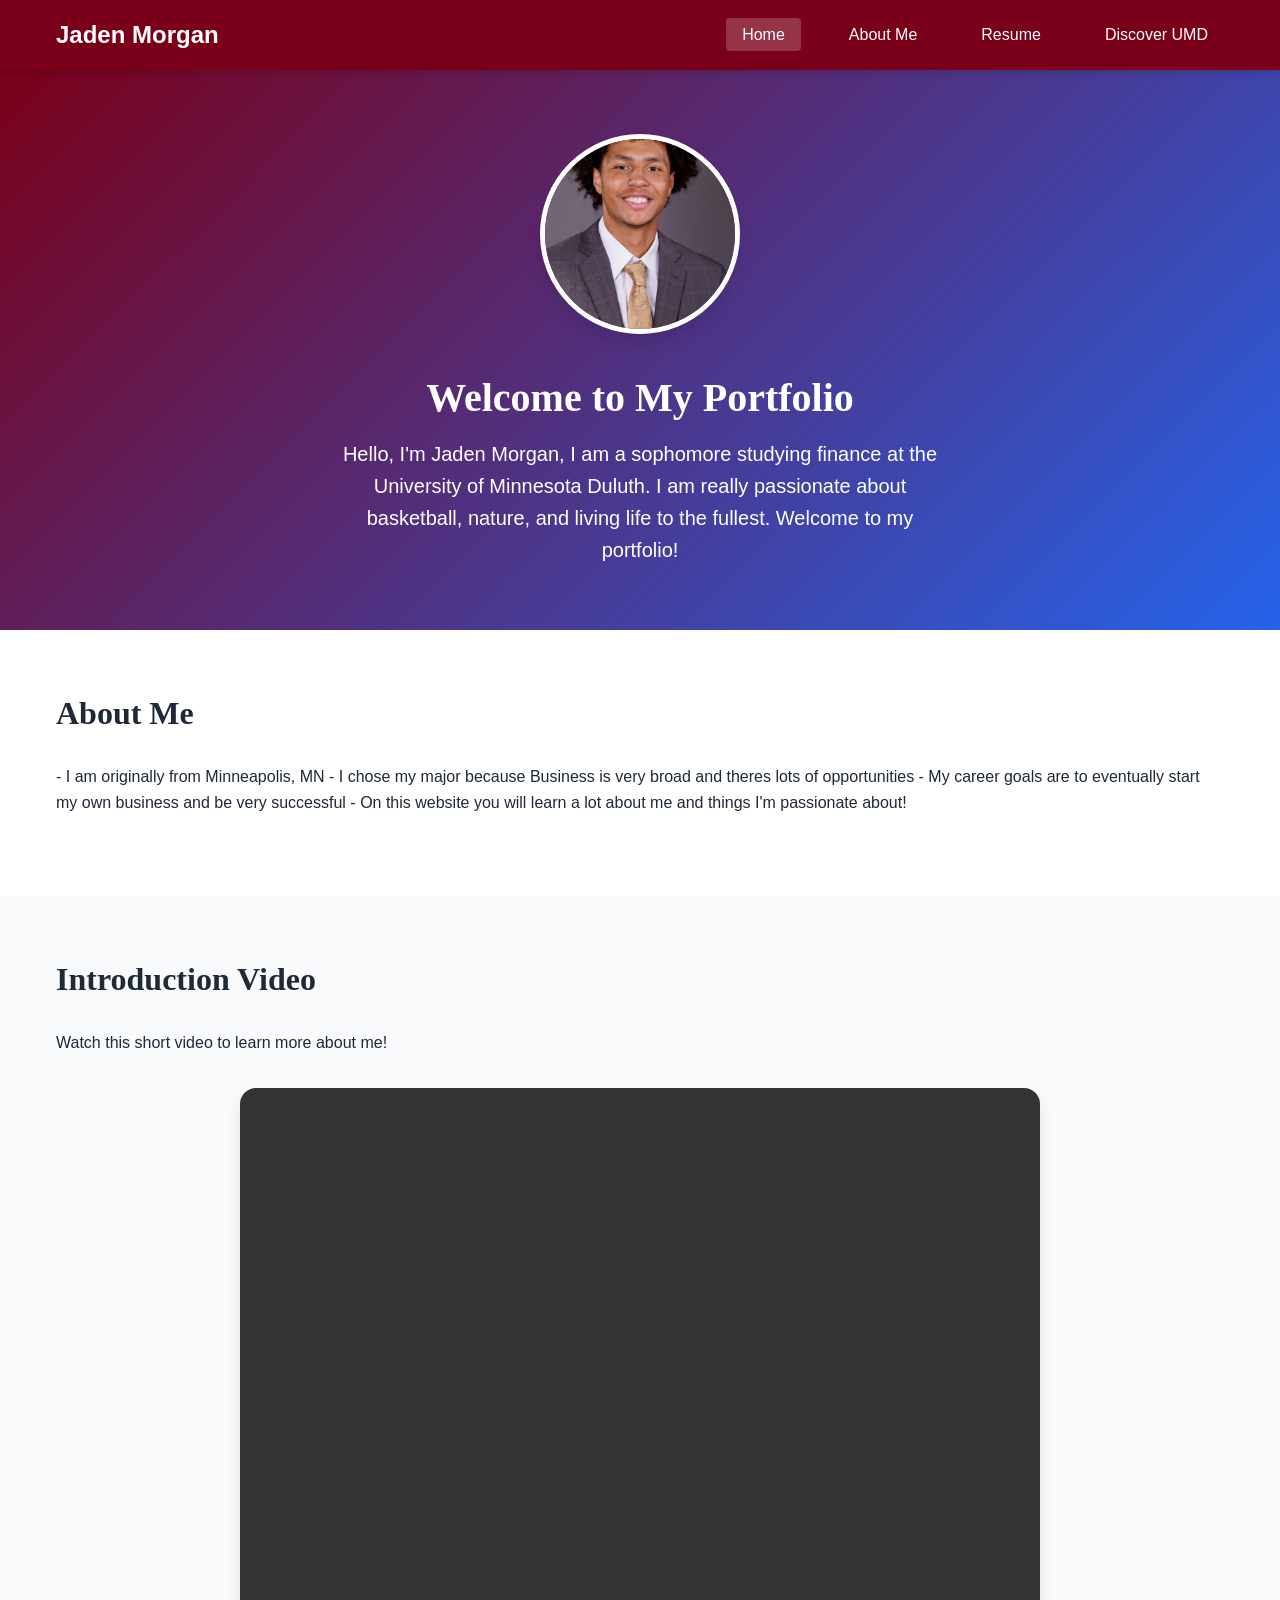
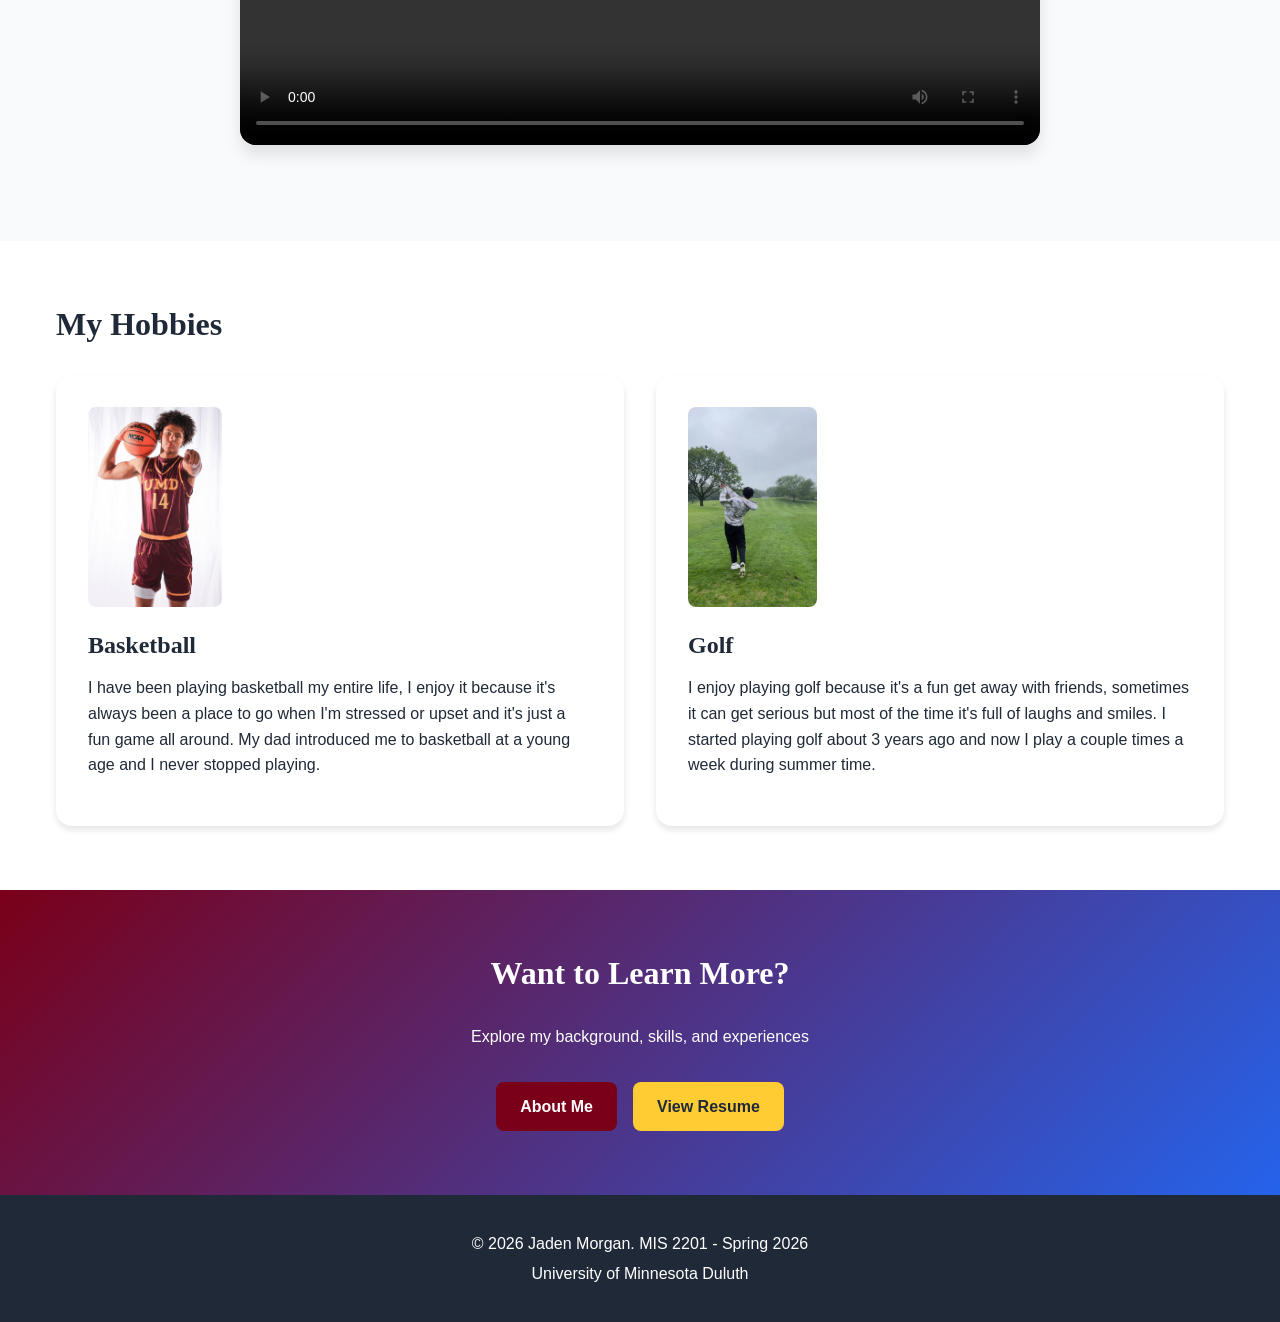
<file: index.html>
<!DOCTYPE html>
<!-- ==================================================================================
     MIS 2201 PHASE 1: PERSONAL WEBSITE - HOME PAGE
     ==================================================================================
     
     FILE: index.html (HOME PAGE)
     DUE: March 20, 2026, 11:00 AM
     POINTS: 6 pts (out of 22 pts for Required Pages Content)
     
     REQUIREMENTS FOR THIS PAGE:
     ✓ Professional headshot/picture of yourself
     ✓ Two hobby summaries with pictures  
     ✓ Short welcome video (introduce yourself)
     ✓ Professional introduction paragraph
     
     INSTRUCTIONS:
     1. Read ALL comments in this file - they explain everything!
     2. Replace ALL placeholder text marked with [BRACKETS]
     3. Replace ALL placeholder images in the images/ folder with YOUR images
     4. Replace placeholder video with YOUR welcome video
     5. Test in browser before submitting
     
     ================================================================================== -->

<html lang="en">
<!-- ==================================================================================
     HEAD SECTION
     ================================================================================== 
     The HEAD contains metadata about your page - info for browsers, not visible to users.
     ================================================================================== -->

<head>
    <!-- =============================================================================
         CHARACTER ENCODING & VIEWPORT
         Required for proper text display and mobile responsiveness
         ============================================================================= -->
    <meta charset="UTF-8">
    <meta name="viewport" content="width=device-width, initial-scale=1.0">

    <!-- =============================================================================
         SEO (Search Engine Optimization) META TAGS
         These help search engines understand your page
         ============================================================================= -->
    <meta name="description" content="[YOUR NAME]'s professional portfolio website - MIS 2201 student at UMD">
    <meta name="keywords" content="portfolio, web development, UMD, [your major], [your interests]">
    <meta name="author" content="[YOUR FULL NAME]">

    <!-- =============================================================================
         PAGE TITLE
         This appears in browser tabs and search results
         
         ACTION REQUIRED: Replace [YOUR NAME] with your actual name
         ============================================================================= -->
    <title>Jaden Morgan - Home | Personal Portfolio</title>

    <!-- =============================================================================
         LINK TO CSS STYLESHEET
         External CSS keeps styling separate from HTML (best practice)
         ============================================================================= -->
    <link rel="stylesheet" href="css/style.css">
</head>

<!-- ==================================================================================
     BODY SECTION
     ================================================================================== 
     Everything visible on your webpage goes in the BODY
     ================================================================================== -->

<body>

    <!-- =============================================================================
         NAVIGATION BAR (6 pts worth of usability)
         =============================================================================
         The nav appears on EVERY page - must link to all 4 pages:
         - index.html (Home - this page)
         - about.html (About Me)
         - resume.html (Resume)
         - discover-umd.html (Discover UMD)
         
         The navigation has:
         - Desktop view: Horizontal menu
         - Mobile view: Hamburger menu (JavaScript in script.js handles this)
         ============================================================================= -->
    <nav class="navbar">
        <div class="container">
            <!-- Logo/Your Name (links to home) -->
            <div class="logo">
                <a href="index.html">
                    <!-- ACTION REQUIRED: Replace [YOUR NAME] with your actual name -->
                    Jaden Morgan
                </a>
            </div>

            <!-- Navigation Links -->
            <ul class="nav-menu">
                <li><a href="index.html" class="active">Home</a></li>
                <li><a href="about.html">About Me</a></li>
                <li><a href="resume.html">Resume</a></li>
                <li><a href="discover-umd.html">Discover UMD</a></li>
                <!-- OPTIONAL: If you do the extra credit game page, add link here -->
                <!-- <li><a href="game.html">Game</a></li> -->
            </ul>

            <!-- Hamburger Menu Icon (for mobile - handled by JavaScript) -->
            <div class="hamburger">
                <span></span>
                <span></span>
                <span></span>
            </div>
        </div>
    </nav>

    <!-- =============================================================================
         HERO SECTION WITH HEADSHOT
         =============================================================================
         REQUIRED (Part of 6 pts for Home Page):
         - Professional headshot/picture of yourself
         - Welcoming headline
         - Brief introduction
         
         FILE FORMAT NOTES:
         - Best formats: .jpg (photos), .png (if you want transparency)
         - Recommended size: 400x400px to 800x800px
         - Keep file size under 1MB (compress if needed)
         - Name your file clearly: "your-name-headshot.jpg"
         
         TO REPLACE THE PLACEHOLDER IMAGE:
         1. Take or select a professional photo of yourself
         2. Save it in the images/ folder  (e.g., "john-smith-headshot.jpg")
         3. Update the src below to match your filename
         4. Update the alt text with your actual name
         ============================================================================= -->
    <header class="hero">
        <div class="container">
            <div class="hero-content">
                <!-- HEADSHOT IMAGE - ACTION REQUIRED -->
                <img src="images\Headshot.jpg" alt="Jaden Morgan professional photo" class="headshot">
                <!-- 
                    ^^^ REPLACE THIS ^^^
                    1. Change src="images/placeholder-headshot.png" to your image filename
                    2. Change alt="[YOUR NAME]..." to your actual name (important for accessibility)
                 -->

                <!-- WELCOME HEADING - ACTION REQUIRED -->
                <h1>Welcome to My Portfolio</h1>
                <!-- ^^^ CUSTOMIZE THIS - Make it your own! Examples:
                     "Hi, I'm [Your Name]"
                     "Welcome to [Your Name]'s Portfolio"
                     "Building the Future, One Line of Code at a Time"
                 -->

                <!-- INTRODUCTION PARAGRAPH - ACTION REQUIRED -->
                <p class="intro">
                    Hello, I'm Jaden Morgan, I am a sophomore studying finance at the University of Minnesota Duluth. I am really passionate about basketball, nature, and living life to the fullest. Welcome to my portfolio!

                    <!-- EXAMPLE (DELETE THIS and write your own):
                         Hi, I'm Sarah Johnson, a junior majoring in Management Information Systems at the University 
                         of Minnesota Duluth. I'm passionate about using technology to solve business problems and 
                         create innovative solutions. Welcome to my portfolio!
                     -->
                </p>
            </div>
        </div>
    </header>

    <!-- =============================================================================
         INTRODUCTION SECTION
         =============================================================================
         More detailed introduction - expands on your hero section
         Tell visitors more about yourself, your goals, and what they'll find on your site
         ============================================================================= -->
    <section class="introduction">
        <div class="container">
            <h2>About Me</h2>
            <!-- ACTION REQUIRED: Write 3-5 sentences expanding on your introduction -->
            <p>
                - I am originally from Minneapolis, MN
                - I chose my major because Business is very broad and theres lots of opportunities
                - My career goals are to eventually start my own business and be very successful
                - On this website you will learn a lot about me and things I'm passionate about!
            </p>
        </div>
    </section>

    <!-- =============================================================================
         WELCOME VIDEO SECTION
         =============================================================================
         REQUIRED (Part of 6 pts for Home Page):
         - Short welcome video where you introduce yourself
         - Recommended: 30-60 seconds long
         - Show your personality! Smile, be confident
         
         ============================================================================= 
         
         VIDEO EMBEDDING: YOU HAVE 3 OPTIONS
         Choose the option that works best for you:
         
         OPTION 1: YouTube (RECOMMENDED - EASIEST)
         ==========================================
         1. Upload your video to YouTube
         2. Click "Share" → "Embed"
         3. Copy the iframe code
         4. Replace the iframe below
         
         PROS: Easy, reliable, handles all devices automatically, free hosting
         CONS: Requires YouTube account, video is public
         
         FILE FORMATS for upload: YouTube accepts MP4, MOV, AVI, WMV
         
         
         OPTION 2: Vimeo (GREAT ALTERNATIVE)
         ====================================
         1. Upload to Vimeo (vimeo.com)
         2. Get embed code
         3. Replace iframe below
         
         PROS: Professional looking, good for portfolios, no ads
         CONS: Free tier has weekly upload limits
         
         
         OPTION 3: Self-Hosted HTML5 Video (ADVANCED)
         =============================================
         Host the video file yourself (on GitHub Pages, Netlify, etc.)
         
         PROS: Full control, no external platform needed
         CONS: Larger files slow down your site, browser compatibility issues
         
         FILE FORMATS: Use BOTH MP4 and WebM for maximum compatibility
         - MP4: Works in Chrome, Safari, Edge, Firefox
         - WebM: Smaller file size, works in modern browsers
         
         Recommended specs:
         - Resolution: 1920x1080 (1080p) or 1280x720 (720p)
         - Length: 30-60 seconds (keep under 2 minutes)
         - File size: Under 50MB (compress if needed)
         - Codec: H.264 for MP4
         
         COMPRESSION TOOLS:
         - HandBrake (free): handbrake.fr
         - Online: cloudconvert.com, freeconvert.com
         
         ============================================================================= -->
    <section class="welcome-video">
        <div class="container">
            <h2>Introduction Video</h2>
            <p>Watch this short video to learn more about me!</p>

            <div class="video-container">

                <!-- =====================================================================
                     SAMPLE VIDEO (Replace with YOUR video!)
                     =====================================================================
                     A sample video is included so you can see how it looks.
                     You MUST replace this with YOUR OWN welcome video before submitting.
                     
                     You have 3 options for your own video:
                     
                     OPTION 1: YOUTUBE (RECOMMENDED - EASIEST)
                     - Upload your video to YouTube
                     - Click "Share" > "Embed" > Copy the iframe code
                     - Replace the <video> tag below with your YouTube iframe
                     - Example:
                       <iframe width="560" height="315" 
                               src="https://www.youtube.com/embed/YOUR_VIDEO_ID" 
                               title="Welcome Video" frameborder="0"
                               allow="accelerometer; autoplay; clipboard-write; encrypted-media; gyroscope; picture-in-picture"
                               allowfullscreen>
                       </iframe>
                     
                     OPTION 2: VIMEO
                     - Upload to vimeo.com, get embed code
                     - Replace the <video> tag below with Vimeo iframe
                     
                     OPTION 3: SELF-HOSTED (current setup)
                     - Replace videos/sample-welcome.mp4 with YOUR video file
                     - Provide BOTH MP4 and WebM for best browser compatibility
                     ===================================================================== -->
                <video controls>
                    <source src="MIS Personal video.mp4" type="video/mp4">
                    Your browser does not support the video tag.
                    <a href="MIS Personal video.mp4">Download the video instead.</a>
                </video>
                <!-- ^^^ REPLACE THIS with YOUR welcome video (YouTube, Vimeo, or your own file) -->
            </div>
        </div>
    </section>

    <!-- =============================================================================
         HOBBIES SECTION
         =============================================================================
         REQUIRED (Part of 6 pts for Home Page):
         - TWO hobby summaries with pictures
         - Each hobby needs: name, image, brief description
         
         Later, on your ABOUT page, you'll expand these with detailed stories
         Here, just give a preview/summary
         
         IMAGE REQUIREMENTS:
         - 2 hobbies = 2 images minimum
         - FILE FORMATS: .jpg (best for photos), .png (if transparency needed)
         - SIZE: Around 800x600px or larger (will be resized by CSS)
         - KEEP FILE SIZE: Under 500KB each (compress if needed)
         
         FILE NAMING: Be descriptive!
         - Good: "sarah-photography-hobby.jpg", "john-hiking-mountains.jpg"
         - Bad: "IMG_1234.jpg", "photo.jpg"
         
         TO REPLACE PLACEHOLDERS:
         1. Choose 2 of YOUR hobbies/interests
         2. Find or take photos representing each hobby
         3. Save them in images/ folder
         4. Update src attributes below
         5. Write YOUR hobby names and descriptions
         ============================================================================= -->
    <section class="hobbies">
        <div class="container">
            <h2>My Hobbies</h2>
            <div class="hobby-grid">

                <!-- =================================================================
                     HOBBY #1 - ACTION REQUIRED: Replace with YOUR first hobby
                     ================================================================= -->
                <div class="hobby-card">
                    <!-- HOBBY IMAGE -->
                    <img src="images/BBall-1.jpg"
                        alt="[Playing Basketball]" style="max-width: max-content;">
                    <!-- ^^^ REPLACE:
                         1. src= with your hobby image filename
                         2. alt= with description of what the image shows
                     -->

                    <!-- HOBBY NAME -->
                    <h3>Basketball</h3>
                    <!-- ^^^ REPLACE with your hobby name. Examples:
                         "Photography", "Hiking", "Coding", "Cooking", "Gaming", etc.
                     -->

                    <!-- HOBBY SUMMARY (2-3 sentences) -->
                    <p>
                        I have been playing basketball my entire life, I enjoy it because it's always been a place to go when I'm stressed or upset and it's just a fun game all around. My dad introduced me to basketball at a young age and I never stopped playing.

                        <!-- EXAMPLE (DELETE and write your own):
                             I've been passionate about photography for over 3 years, 
                             specializing in landscape and nature photography. I love 
                             capturing the beauty of Minnesota's wilderness areas.
                         -->
                    </p>
                </div>

                <!-- =================================================================
                     HOBBY #2 - ACTION REQUIRED: Replace with YOUR second hobby
                     ================================================================= -->
                <div class="hobby-card">
                    <img src="images/Golf-1.jpg" alt="[Playing Golf]" style="max-width:max-content" >

                    <h3>Golf</h3>

                    <p>
                        I enjoy playing golf because it's a fun get away with friends, sometimes it can get serious but most of the time it's full of laughs and smiles. I started playing golf about 3 years ago and now I play a couple times a week during summer time.
                    </p>
                </div>

            </div>
        </div>
    </section>

    <!-- =============================================================================
         CALL TO ACTION (CTA) SECTION
         =============================================================================
         Encourage visitors to explore more of your site
         This creates a good user experience and improves navigation
         ============================================================================= -->
    <section class="cta">
        <div class="container">
            <h2>Want to Learn More?</h2>
            <p>Explore my background, skills, and experiences</p>
            <div class="cta-buttons">
                <a href="about.html" class="btn btn-primary">About Me</a>
                <a href="resume.html" class="btn btn-secondary">View Resume</a>
            </div>
            <!-- OPTIONAL: Customize these buttons or add more -->
        </div>
    </section>

    <!-- =============================================================================
         FOOTER
         =============================================================================
         Appears on every page - contains copyright and attribution
         ============================================================================= -->
    <footer>
        <div class="container">
            <!-- ACTION REQUIRED: Replace [YOUR NAME] -->
            <p>&copy; 2026 Jaden Morgan. MIS 2201 - Spring 2026</p>
            <p>University of Minnesota Duluth</p>
            <!-- OPTIONAL: Add social media links, contact email, etc. -->
        </div>
    </footer>

    <!-- =============================================================================
         JAVASCRIPT
         =============================================================================
         Links to external JavaScript file for interactivity
         - Handles mobile menu toggle
         - Adds smooth scrolling
         - Creates fade-in animations
         ============================================================================= -->
    <script src="js/script.js"></script>
    <!-- The JavaScript is in an external file (js/script.js) - best practice! -->

</body>

</html>

<!-- ==================================================================================
     SUBMISSION CHECKLIST FOR index.html (Home Page)
     ==================================================================================
     
     Before submitting, verify YOU HAVE:
     ✓ Replaced [YOUR NAME] everywhere it appears
     ✓ Written a professional introduction paragraph
     ✓ Replaced headshot image with YOUR photo
     ✓ Added YOUR welcome video (YouTube, Vimeo, or self-hosted)
     ✓ Described YOUR two hobbies with images
     ✓ Replaced ALL placeholder images with YOUR images
     ✓ Updated all alt text for images
     ✓ Tested page in browser (looks good on desktop AND mobile)
     ✓ All links in navigation work
     ✓ Video plays correctly
     ✓ No "localhost" references (when you deploy)
     
     TESTING:
     1. Open index.html in your browser
     2. Click all navigation links (should work)
     3. Check that all images load
     4. Play the video
     5. Test on your phone (responsive design)
     
     GRADING: This page is worth 6 points out of 22 total for Required Pages
     
     ================================================================================== -->
</file>
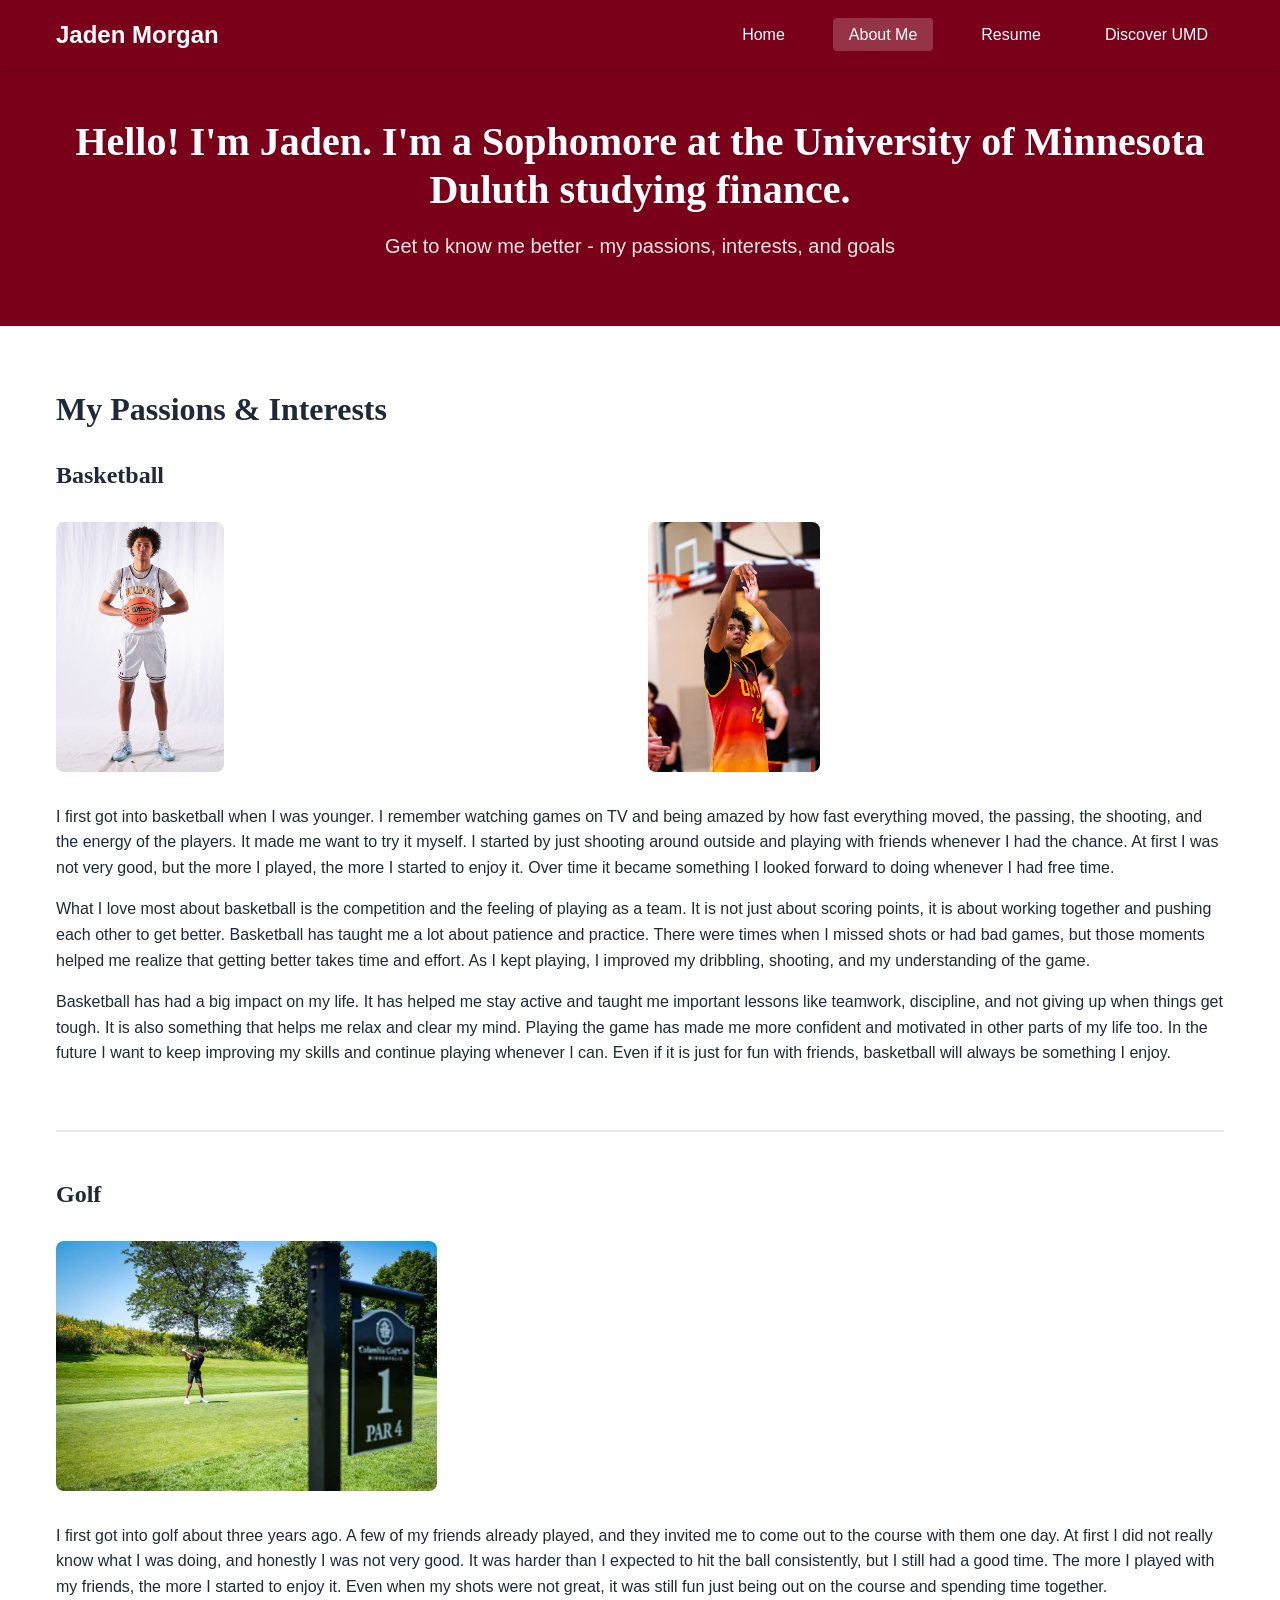
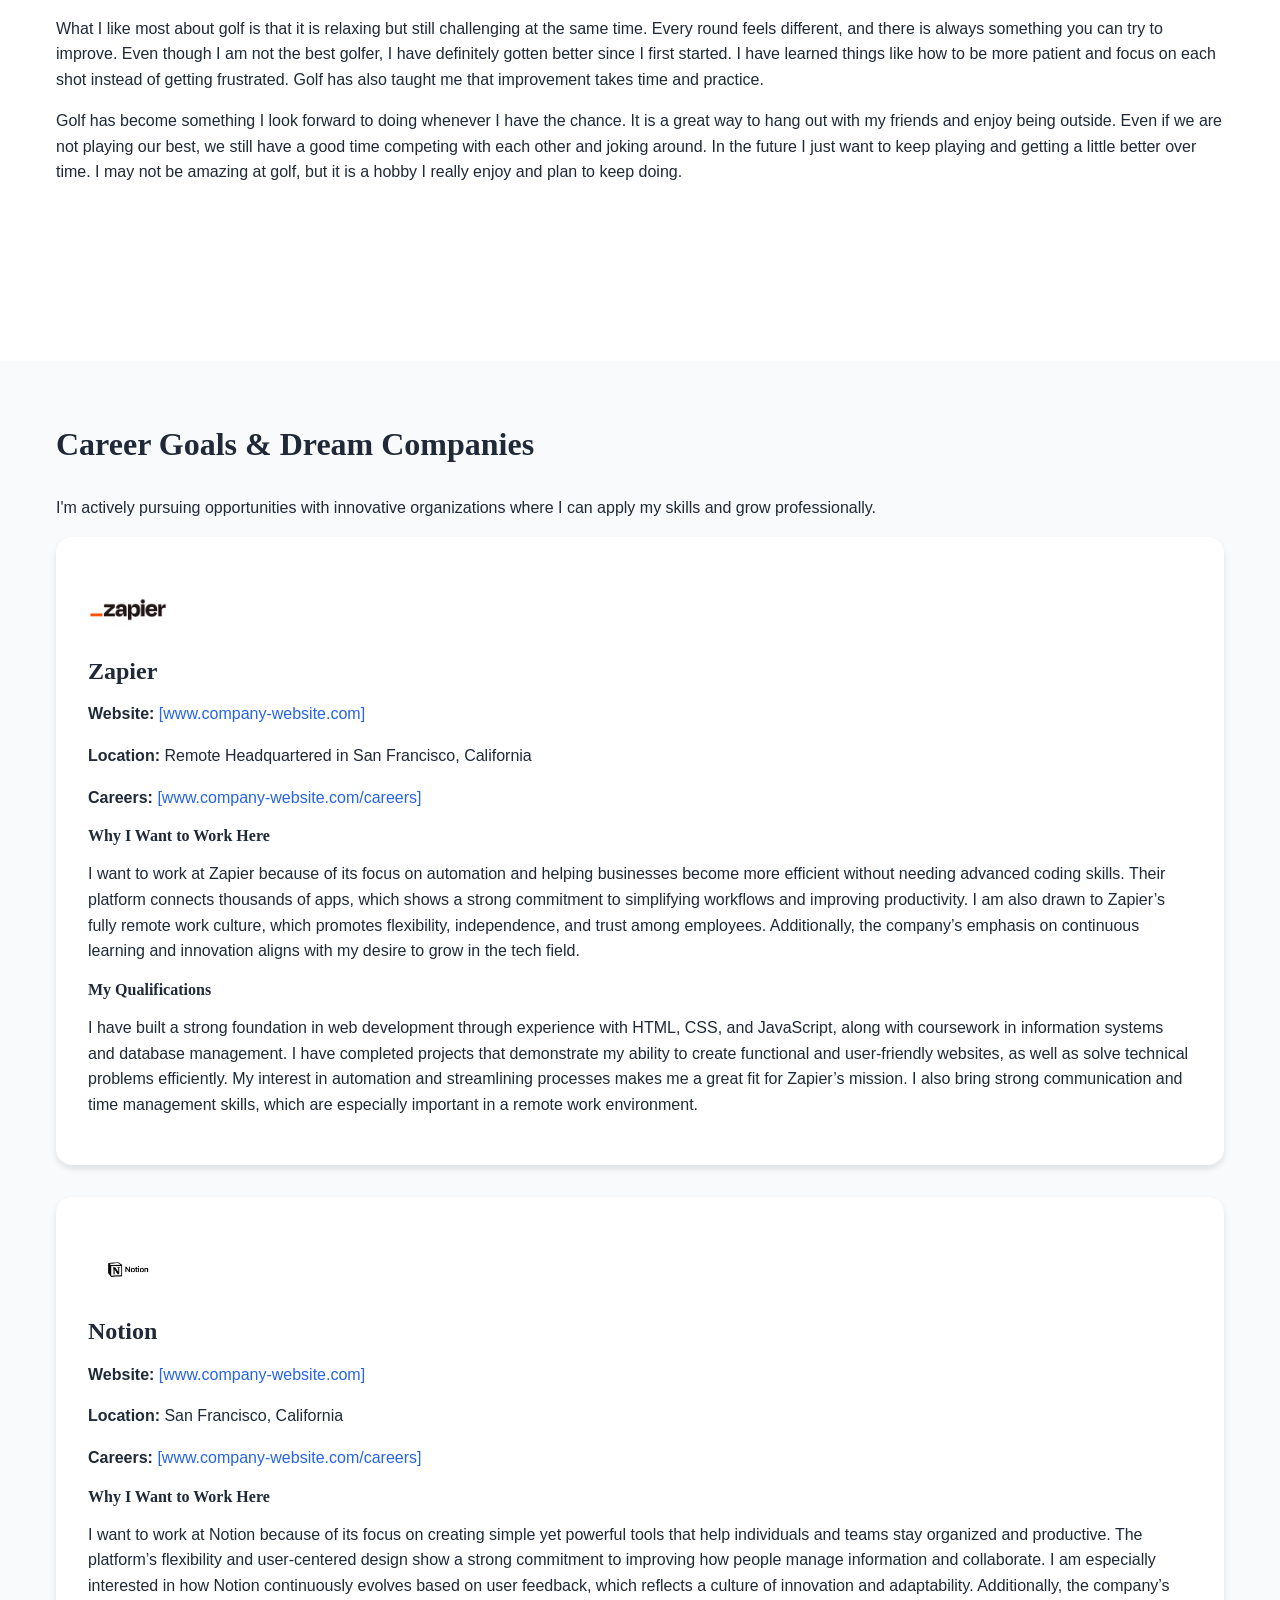
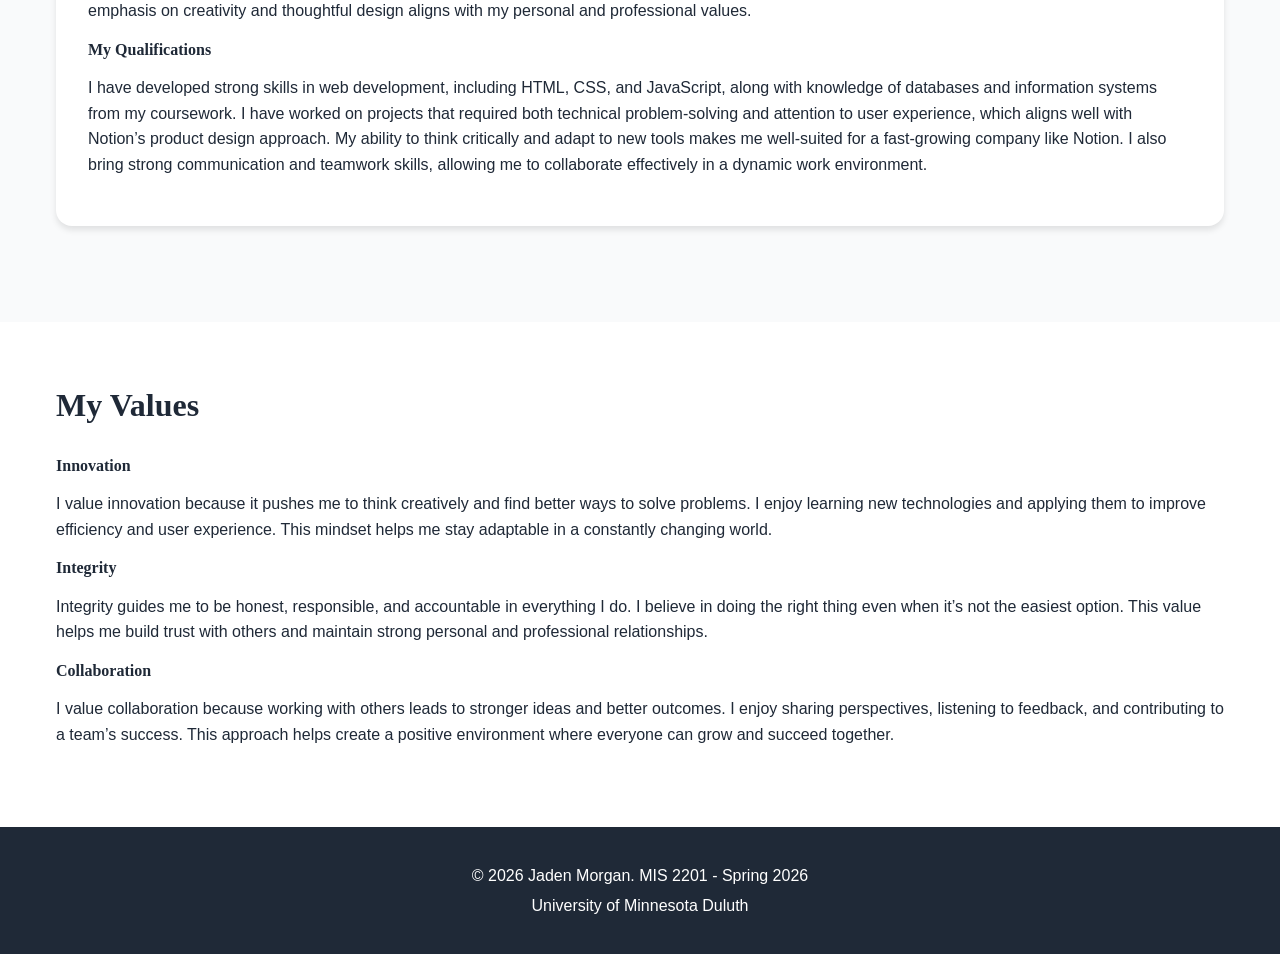
<file: about.html>
<!DOCTYPE html>
<!-- ==================================================================================
     MIS 2201 PHASE 1: PERSONAL WEBSITE - ABOUT ME PAGE
     ==================================================================================
     
     FILE: about.html (ABOUT ME PAGE)
     DUE: March 20, 2026, 11:00 AM
     POINTS: 6 pts (out of 22 pts for Required Pages Content)
     
     REQUIREMENTS FOR THIS PAGE:
     ✓ Detailed descriptions of your hobbies
     ✓ Minimum of 3 pictures of your interests  
     ✓ Personal stories related to your hobbies
     ✓ TWO companies you want to work for with:
       - Company contact information
       - Why you're interested in them
       - Your qualifications for the role
     
     INSTRUCTIONS:
     1. This page expands on the 2 hobbies you summarized on your Home page
     2. Add detailed stories and at least 3 total images
     3. Research 2 real companies you'd like to work for
     4. Explain WHY you want to work there and what makes YOU qualified
     
     ================================================================================== -->

<html lang="en">

<head>
    <meta charset="UTF-8">
    <meta name="viewport" content="width=device-width, initial-scale=1.0">
    <meta name="description" content="[YOUR NAME] - About Me, hobbies, interests, career goals">

    <!-- ACTION REQUIRED: Replace [YOUR NAME] -->
    <title><div Jaden="" Morgan=""></div> - About Me | Personal Portfolio</title>

    <link rel="stylesheet" href="css/style.css">
</head>

<body>

    <!-- =============================================================================
         NAVIGATION - SAME ON ALL PAGES
         ============================================================================= -->
    <nav class="navbar">
        <div class="container">
            <div class="logo">
                <a href="index.html">Jaden Morgan</a>
            </div>
            <ul class="nav-menu">
                <li><a href="index.html">Home</a></li>
                <li><a href="about.html" class="active">About Me</a></li>
                <li><a href="resume.html">Resume</a></li>
                <li><a href="discover-umd.html">Discover UMD</a></li>
            </ul>
            <div class="hamburger">
                <span></span>
                <span></span>
                <span></span>
            </div>
        </div>
    </nav>

    <!-- =============================================================================
         PAGE HEADER
         ============================================================================= -->
    <header class="page-header">
        <div class="container">
            <h1>Hello! I'm Jaden. I'm a Sophomore at the University of Minnesota Duluth studying finance.</h1>
            <p>Get to know me better - my passions, interests, and goals</p>
        </div>
    </header>

    <!-- =============================================================================
         DETAILED HOBBIES SECTION
         =============================================================================
         REQUIRED (Part of 6 pts for About Me Page):
         - Detailed descriptions of your hobbies (expand from Home page)
         - Minimum of 3 pictures of your interests
         - Personal stories related to your hobbies
         
         INSTRUCTIONS:
         - Take the 2 hobbies you mentioned on your Home page
         - Write detailed stories about each (3-5 paragraphs each)
         - Include at least 3 total images (can be 2 for one hobby, 1 for another, etc.)
         - Share personal experiences, what you've learned, future goals
         
         IMAGE REQUIREMENTS:
         - Total: Minimum 3 images across both hobbies
         - File formats: .jpg (photos), .png (transparency if needed)
         - Size: Around 800x600px or larger
         - File size: Under 500KB each
         
         STORY TIPS:
         - How did you get started with this hobby?
         - What do you love most about it?
         - Any achievements or memorable moments?
         - How has it shaped who you are?
         - Future goals related to this hobby?
         ============================================================================= -->
    <section class="hobbies-detailed">
        <div class="container">
            <h2>My Passions & Interests</h2>

            <!-- =================================================================
                 HOBBY #1 DETAILED - ACTION REQUIRED
                 ================================================================= -->
            <div class="hobby-detail">
                <!-- HOBBY NAME -->
                <h3>Basketball</h3>

                <!-- HOBBY IMAGES (Multiple images for one hobby is great!) -->
                <div class="hobby-images">
                    <!-- Image 1 for Hobby #1 -->
                    <img src="images/BBall-2.jpg" alt="[Describe what this image shows]" style="max-width: max-content;">
                    <!-- ^^^ REPLACE:
                         - src= with YOUR hobby image filename
                         - alt= with accurate description
                     -->

                    <!-- Image 2 for Hobby #1 (Optional but recommended) -->
                    <img src="images/BBall-3.jpg" alt="[Describe what this image shows]" style="max-width: max-content;">
                    <!-- ^^^ OPTIONAL: Delete this if you only have 1 image for this hobby
                         But remember: you need 3 total images across BOTH hobbies
                     -->
                </div>

                <!-- DETAILED STORY - ACTION REQUIRED -->
                <div class="hobby-story">
                    <p>
                        I first got into basketball when I was younger. I remember watching games on TV and being amazed by how fast everything moved, the passing, the shooting, and the energy of the players. It made me want to try it myself. I started by just shooting around outside and playing with friends whenever I had the chance. At first I was not very good, but the more I played, the more I started to enjoy it. Over time it became something I looked forward to doing whenever I had free time.
                    </p>
What I love most about basketball is the competition and the feeling of playing as a team. It is not just about scoring points, it is about working together and pushing each other to get better. Basketball has taught me a lot about patience and practice. There were times when I missed shots or had bad games, but those moments helped me realize that getting better takes time and effort. As I kept playing, I improved my dribbling, shooting, and my understanding of the game.
                    <p>
                        
                    </p>

                    <p>
                Basketball has had a big impact on my life. It has helped me stay active and taught me important lessons like teamwork, discipline, and not giving up when things get tough. It is also something that helps me relax and clear my mind. Playing the game has made me more confident and motivated in other parts of my life too. In the future I want to keep improving my skills and continue playing whenever I can. Even if it is just for fun with friends, basketball will always be something I enjoy.
                    </p>

                    <!-- EXAMPLE (DELETE and write your own):
                         I discovered photography during a family trip to Glacier National Park when I was 
                         15 years old. My dad handed me his camera to capture a sunset, and I was instantly 
                         hooked. That single moment sparked a passion that has grown into a serious hobby.
                         
                         Over the past four years, I've explored various photography styles, from landscapes 
                         to portraits. I particularly love golden hour photography and have won two local 
                         photography contests. My favorite subjects are Minnesota's lakes and forests during 
                         autumn. I've taught myself advanced techniques using online tutorials and practice.
                         
                         Photography has taught me patience, attention to detail, and creative problem-solving - 
                         skills that translate well into my MIS studies. In the future, I hope to combine my 
                         tech skills with photography by developing apps for photographers or starting a 
                         photography business specializing in corporate headshots.
                     -->
                </div>
            </div>

            <!-- =================================================================
                 HOBBY #2 DETAILED - ACTION REQUIRED
                 ================================================================= -->
            <div class="hobby-detail">
                <h3>Golf</h3>

                <div class="hobby-images">
                    <!-- At minimum, you need 1 more image here to meet the "3 images total" requirement -->
                    <img src="images/Golf-2.jpg" alt="[Describe what this image shows]" style="max-width: max-content;">
                    <!-- ^^^ REPLACE with YOUR hobby image -->

                    <!-- Optional: More images for this hobby -->
                    <!-- <img src="images/your-hobby2-image2.jpg" alt="Description"> -->
                </div>

                <div class="hobby-story">
                    <p>
                        I first got into golf about three years ago. A few of my friends already played, and they invited me to come out to the course with them one day. At first I did not really know what I was doing, and honestly I was not very good. It was harder than I expected to hit the ball consistently, but I still had a good time. The more I played with my friends, the more I started to enjoy it. Even when my shots were not great, it was still fun just being out on the course and spending time together.
                    </p>

                    <p>
    What I like most about golf is that it is relaxing but still challenging at the same time. Every round feels different, and there is always something you can try to improve. Even though I am not the best golfer, I have definitely gotten better since I first started. I have learned things like how to be more patient and focus on each shot instead of getting frustrated. Golf has also taught me that improvement takes time and practice.
                    </p>

                    <p>
                        Golf has become something I look forward to doing whenever I have the chance. It is a great way to hang out with my friends and enjoy being outside. Even if we are not playing our best, we still have a good time competing with each other and joking around. In the future I just want to keep playing and getting a little better over time. I may not be amazing at golf, but it is a hobby I really enjoy and plan to keep doing.
                    </p>
                </div>
            </div>

        </div>
    </section>

    <!-- =============================================================================
         CAREER GOALS & TARGET COMPANIES
         =============================================================================
         REQUIRED (Part of 6 pts for About Me Page):
         - TWO companies you want to work for
         - For EACH company, include:
           ✓ Company name and logo
           ✓ Company contact information (website, location, email)
           ✓ Why you're interested in working there
           ✓ Your qualifications for a role at that company
         
         INSTRUCTIONS FOR COMPANY RESEARCH:
         1. Choose 2 REAL companies you'd genuinely like to work for
         2. Research each company thoroughly:
            - Visit their website, careers page
            - Understand their products/services
            - Read their mission statement and values
            - Look up recent news about the company
         3. Be specific about WHY you want to work there (not just "good company")
         4. Identify YOUR specific qualifications (skills, experience, education)
         
         COMPANY LOGO:
         - Download company logo from their website (usually in "Press" or "About" section)
         - File format: .png (usually has transparency) or .jpg
         - Save in images/ folder
         - Name clearly: "company-name-logo.png"
         
         CONTACT INFORMATION TO INCLUDE:
         - Company website URL
         - Headquarters location (city, state)
         - Careers page URL
         - LinkedIn page (optional but professional)
         ============================================================================= -->
    <section class="career-goals">
        <div class="container">
            <h2>Career Goals & Dream Companies</h2>
            <p>I'm actively pursuing opportunities with innovative organizations where I can apply my skills and grow
                professionally.</p>

            <div class="companies-grid">

                <!-- =================================================================
                     COMPANY #1 - ACTION REQUIRED
                     ================================================================= -->
                <div class="company-card">
                    <!-- COMPANY LOGO -->
                    <img src="images/Zapier.jpg" alt="[Company Name] logo" class="company-logo">
                    <!-- ^^^ REPLACE:
                         1. Download company's actual logo
                         2. Save in images/ folder
                         3. Update src= and alt= above
                     -->

                    <!-- COMPANY NAME -->
                    <h3>Zapier</h3>
                    <!-- ^^^ REPLACE with actual company name
                         Examples: "Target Corporation", "Google", "3M", "Mayo Clinic", etc.
                     -->

                    <!-- COMPANY CONTACT INFORMATION -->
                    <div class="company-info">
                        <p><strong>Website:</strong> <a href="https://zapier.com"
                                target="_blank">[www.company-website.com]</a></p>
                        <!-- ^^^ REPLACE with actual website URL -->

                        <p><strong>Location:</strong> Remote Headquartered in San Francisco, California</p>
                        <!-- ^^^ REPLACE with company headquarters location -->

                        <p><strong>Careers:</strong> <a href="https://zapier.com/jobs"
                                target="_blank">[www.company-website.com/careers]</a></p>
                        <!-- ^^^ REPLACE with actual careers page URL -->
                    </div>

                    <!-- WHY YOU'RE INTERESTED - ACTION REQUIRED -->
                    <div class="why-interested">
                        <h4>Why I Want to Work Here</h4>
                        <p>I want to work at Zapier because of its focus on automation and helping businesses become more efficient without needing advanced coding skills. Their platform connects thousands of apps, which shows a strong commitment to simplifying workflows and improving productivity. I am also drawn to Zapier’s fully remote work culture, which promotes flexibility, independence, and trust among employees. Additionally, the company’s emphasis on continuous learning and innovation aligns with my desire to grow in the tech field.
                            

                            <!-- EXAMPLE (DELETE and write your own):
                                 I'm drawn to Target's commitment to digital innovation and customer 
                                 experience. Their recent investments in AI-powered supply chain 
                                 management and mobile app development align perfectly with my interest 
                                 in using technology to solve business problems. I also appreciate their 
                                 strong Minneapolis roots and commitment to community development.
                             -->
                        </p>
                    </div>

                    <!-- YOUR QUALIFICATIONS - ACTION REQUIRED -->
                    <div class="qualifications">
                        <h4>My Qualifications</h4>
                        <p>
                           I have built a strong foundation in web development through experience with HTML, CSS, and JavaScript, along with coursework in information systems and database management. I have completed projects that demonstrate my ability to create functional and user-friendly websites, as well as solve technical problems efficiently. My interest in automation and streamlining processes makes me a great fit for Zapier’s mission. I also bring strong communication and time management skills, which are especially important in a remote work environment.

                            <!-- EXAMPLE (DELETE and write your own):
                                 As an MIS major, I'm developing strong skills in web development, 
                                 data analytics, and business process optimization. This website 
                                 showcases my front-end development abilities with HTML, CSS, and 
                                 JavaScript. I've also completed coursework in database management 
                                 and project management, which would be valuable in Target's IT 
                                 department. My previous retail experience has given me insight into 
                                 customer needs and operational challenges from a ground-level perspective.
                             -->
                        </p>
                    </div>
                </div>

                <!-- =================================================================
                     COMPANY #2 - ACTION REQUIRED
                     ================================================================= -->
                <div class="company-card">
                    <img src="images/Notion.webp" alt="[Company Name] logo" class="company-logo">

                    <h3>Notion</h3>

                    <div class="company-info">
                        <p><strong>Website:</strong> <a href="https://www.notion.so"
                                target="_blank">[www.company-website.com]</a></p>
                        <p><strong>Location:</strong> San Francisco, California</p>
                        <p><strong>Careers:</strong> <a href="https://www.notion.so/careers"
                                target="_blank">[www.company-website.com/careers]</a></p>
                    </div>

                    <div class="why-interested">
                        <h4>Why I Want to Work Here</h4>
                        <p>
                            I want to work at Notion because of its focus on creating simple yet powerful tools that help individuals and teams stay organized and productive. The platform’s flexibility and user-centered design show a strong commitment to improving how people manage information and collaborate. I am especially interested in how Notion continuously evolves based on user feedback, which reflects a culture of innovation and adaptability. Additionally, the company’s emphasis on creativity and thoughtful design aligns with my personal and professional values.
                        </p>
                    </div>

                    <div class="qualifications">
                        <h4>My Qualifications</h4>
                        <p>
                            I have developed strong skills in web development, including HTML, CSS, and JavaScript, along with knowledge of databases and information systems from my coursework. I have worked on projects that required both technical problem-solving and attention to user experience, which aligns well with Notion’s product design approach. My ability to think critically and adapt to new tools makes me well-suited for a fast-growing company like Notion. I also bring strong communication and teamwork skills, allowing me to collaborate effectively in a dynamic work environment.
                        </p>
                    </div>
                </div>

            </div>
        </div>
    </section>

    <!-- =============================================================================
         PERSONAL VALUES (OPTIONAL - but adds depth to your page)
         =============================================================================
         This is OPTIONAL but recommended - it shows thoughtfulness and self-awareness
         ============================================================================= -->
    <section class="values">
        <div class="container">
            <h2>My Values</h2>
            <div class="values-grid">
                <div class="value-item">
                    <h4>Innovation</h4>
                    <p>I value innovation because it pushes me to think creatively and find better ways to solve problems. I enjoy learning new technologies and applying them to improve efficiency and user experience. This mindset helps me stay adaptable in a constantly changing world.</p>
                </div>
                <div class="value-item">
                    <h4>Integrity</h4>
                    <p>Integrity guides me to be honest, responsible, and accountable in everything I do. I believe in doing the right thing even when it’s not the easiest option. This value helps me build trust with others and maintain strong personal and professional relationships.</p>
                </div>
                <div class="value-item">
                    <h4>Collaboration</h4>
                    <p>I value collaboration because working with others leads to stronger ideas and better outcomes. I enjoy sharing perspectives, listening to feedback, and contributing to a team’s success. This approach helps create a positive environment where everyone can grow and succeed together.</p>
                </div>
                <!-- Feel free to delete this section or modify the values -->
            </div>
        </div>
    </section>

    <!-- =============================================================================
         FOOTER - SAME ON ALL PAGES
         ============================================================================= -->
    <footer>
        <div class="container">
            <p>&copy; 2026 Jaden Morgan. MIS 2201 - Spring 2026</p>
            <p>University of Minnesota Duluth</p>
        </div>
    </footer>

    <script src="js/script.js"></script>

</body>

</html>

<!-- ==================================================================================
     SUBMISSION CHECKLIST FOR about.html (About Me Page)
     ==================================================================================
     
     Before submitting, verify YOU HAVE:
     ✓ Written detailed stories about your 2 hobbies (3-5 paragraphs each)
     ✓ Included minimum 3 total images of your interests
     ✓ Researched 2 REAL companies you want to work for
     ✓ Included company logos for both companies
     ✓ Provided contact information for both companies (website, location, careers page)
     ✓ Written specific reasons WHY you want to work at each company
     ✓ Explained YOUR qualifications for each company
     ✓ Replaced ALL placeholder text with your content
     ✓ Replaced ALL placeholder images with your images
     ✓ Tested page in browser (looks good on desktop AND mobile)
     ✓ All navigation links work
     
     GRADING: This page is worth 6 points out of 22 total for Required Pages
     
     COMMON MISTAKES TO AVOID:
     ✗ Generic "I want to work here because it's a great company"
     ✗ No company logos
     ✗ Missing contact information
     ✗ Less than 3 images total
     ✗ Short, surface-level hobby descriptions
     ✗ Not explaining YOUR specific qualifications
     
     ================================================================================== -->
</file>
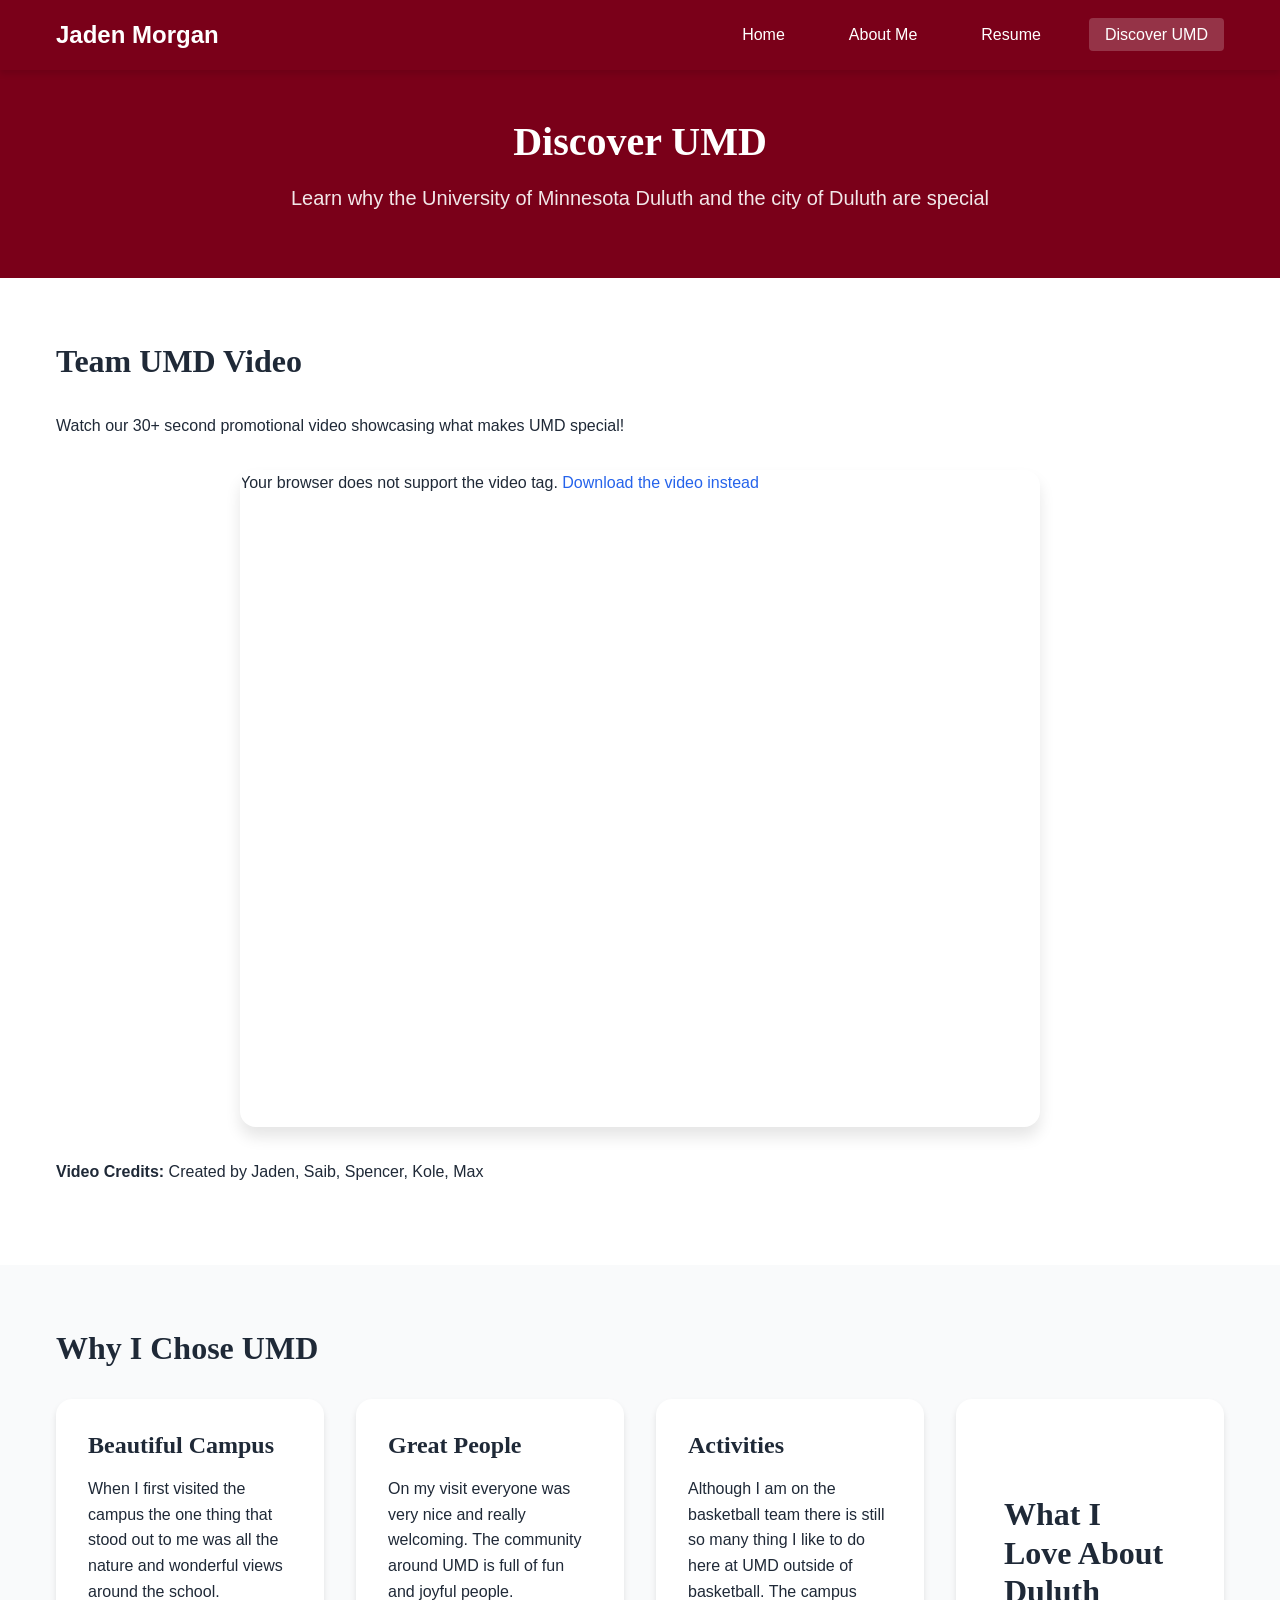
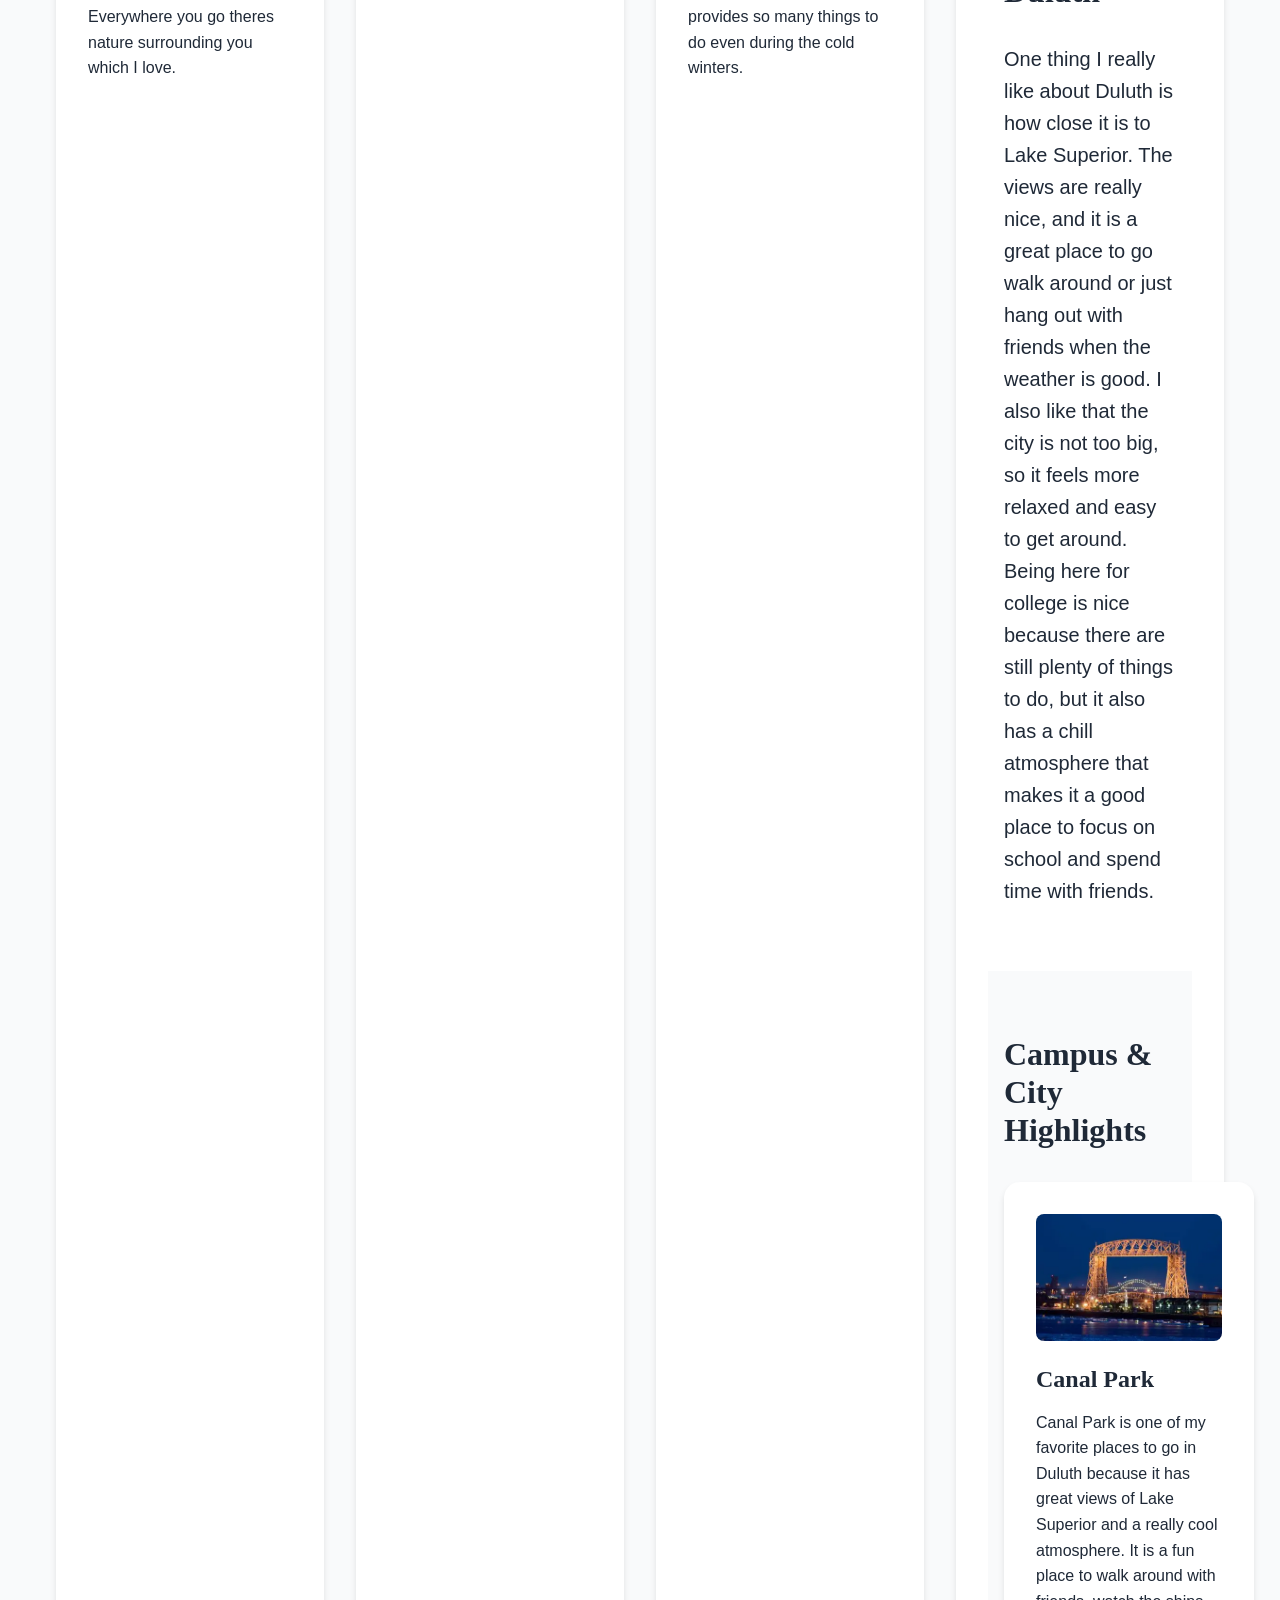
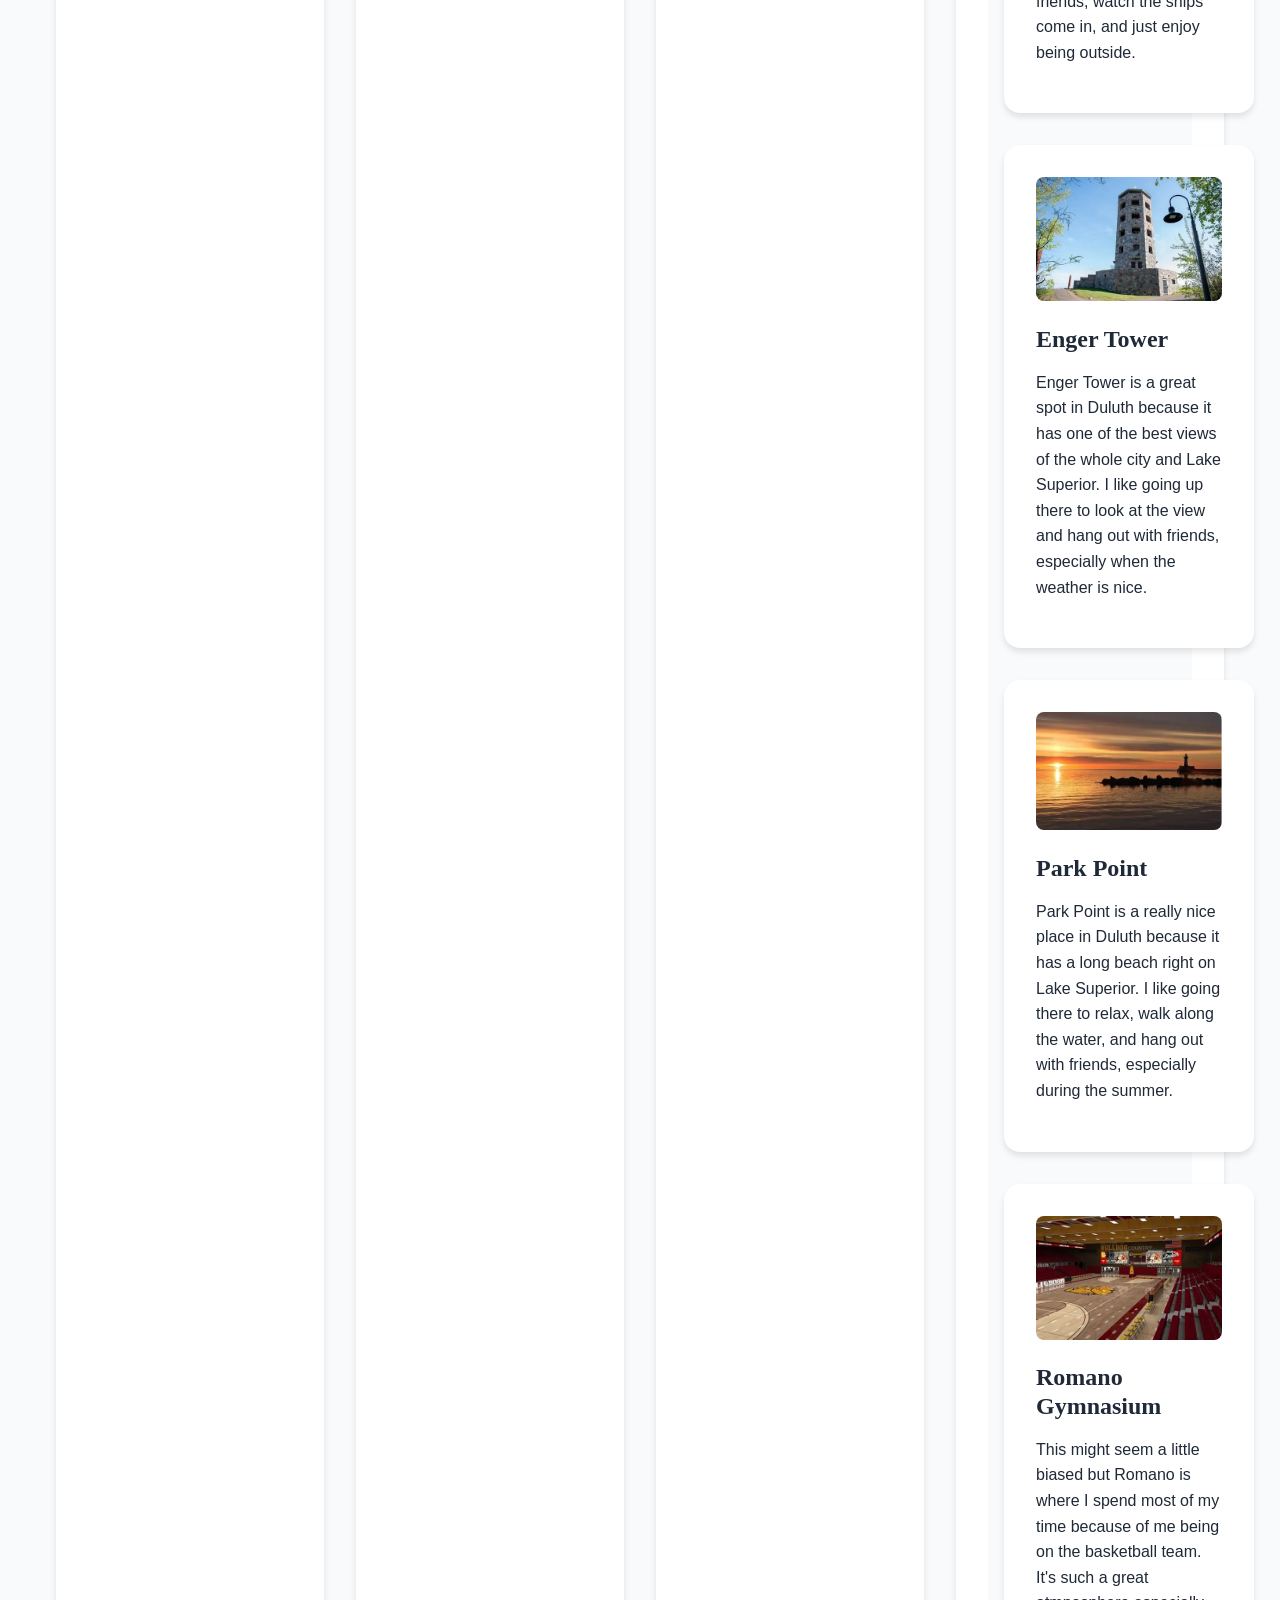
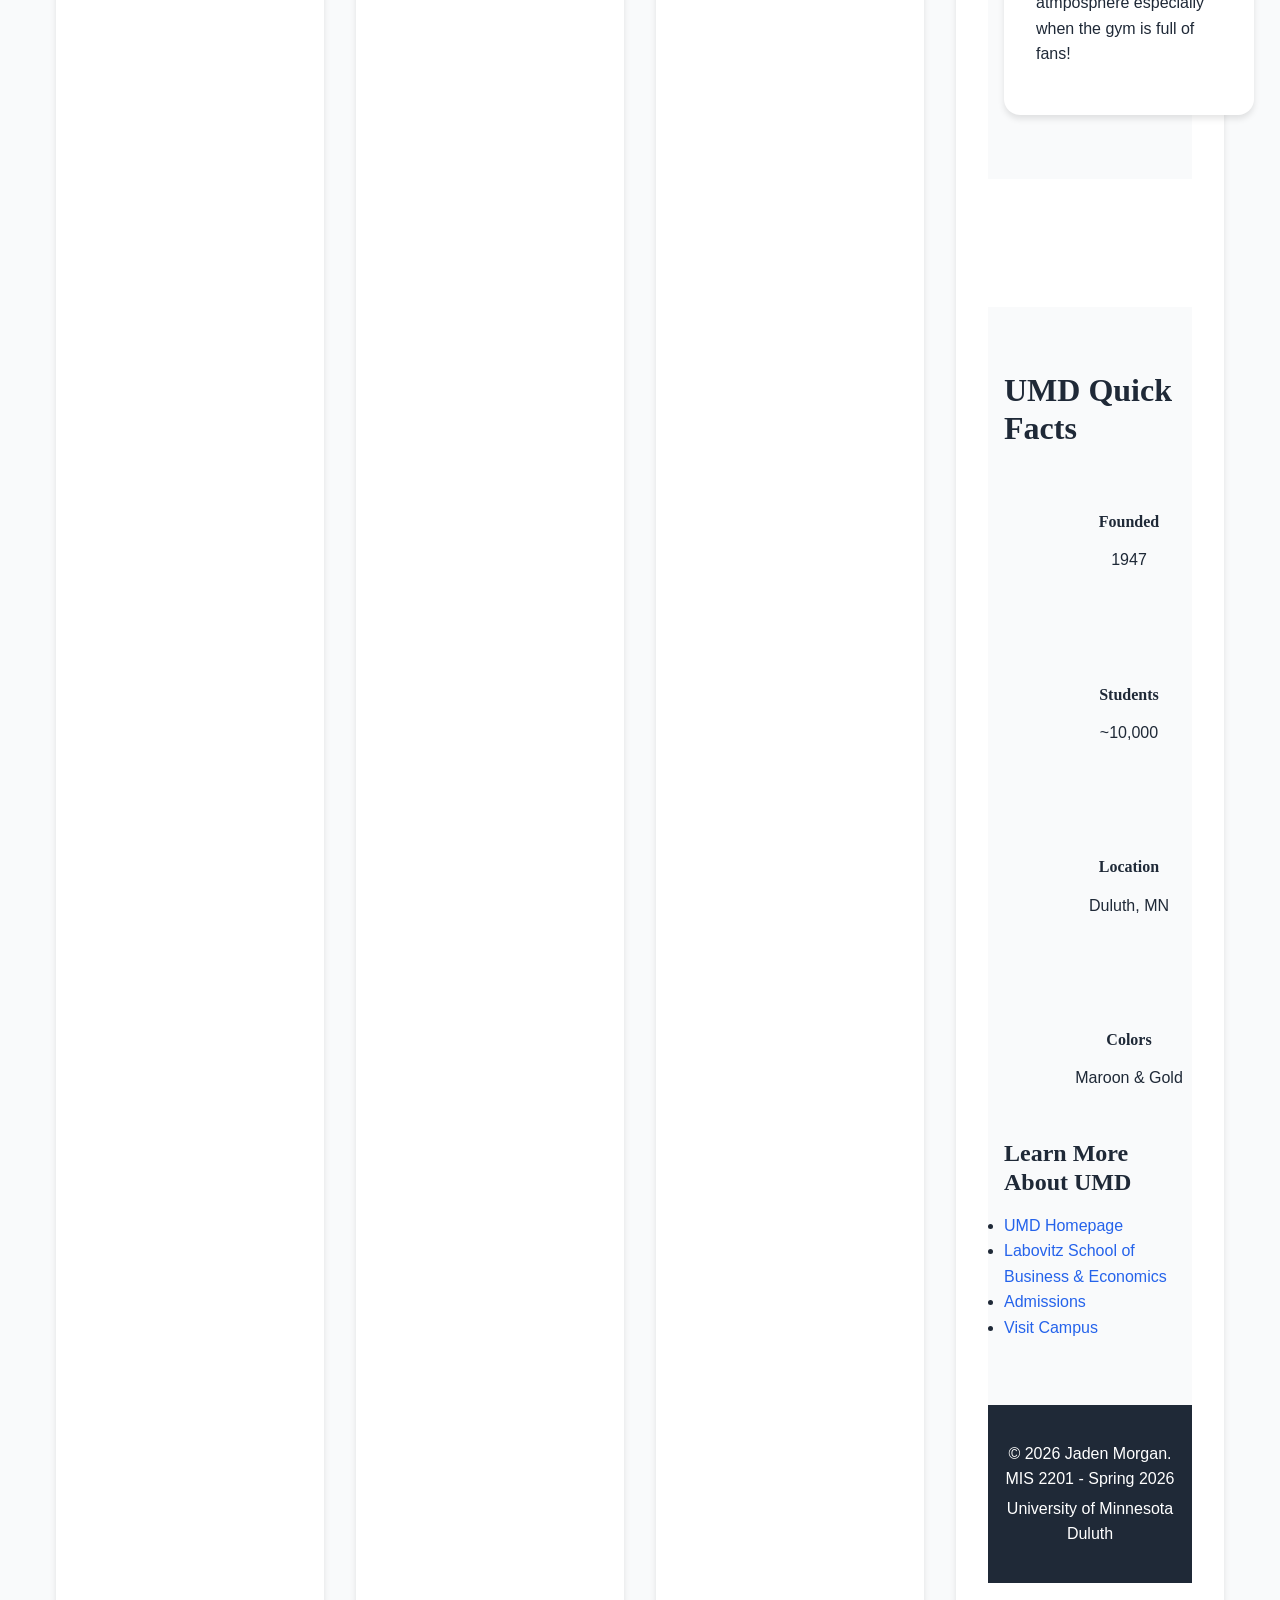
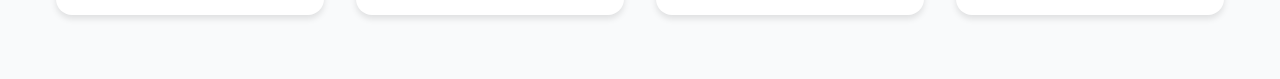
<file: discover-umd.html>
<!DOCTYPE html>
<!-- ==================================================================================
     MIS 2201 PHASE 1: PERSONAL WEBSITE - DISCOVER UMD PAGE
     ==================================================================================
     
     FILE: discover-umd.html (DISCOVER UMD PAGE)
     DUE: March 20, 2026, 11:00 AM
     POINTS: 5 pts (out of 22 pts for Required Pages Content) + 8 pts for Team Video
     TOTAL IMPACT: 13 pts (5 for page content + 8 for team video!)
     
     REQUIREMENTS FOR THIS PAGE:
     ✓ Why you chose UMD
     ✓ What you like about Duluth
     ✓ Campus highlights and experiences
     ✓ Pictures of campus/Duluth area  
     * EMBEDDED TEAM UMD VIDEO (30+ seconds) -- CRITICAL! Worth 8 pts!
    
     IMPORTANT: TEAM VIDEO
     This page includes your TEAM's 30+ second UMD marketing video.
     - Worth 8 points (largest single component!)
     - Created by your 5-person team
     - ALL team members use the SAME video
     - Must be embedded on this page
     
     ================================================================================== -->

<html lang="en">

<head>
    <meta charset="UTF-8">
    <meta name="viewport" content="width=device-width, initial-scale=1.0">
    <meta name="description" content="Discover UMD - [YOUR NAME]'s experience at University of Minnesota Duluth">

    <title>Jaden Morgan - Discover UMD | Personal Portfolio</title>

    <link rel="stylesheet" href="css/style.css">
</head>

<body>

    <!-- NAVIGATION - SAME ON ALL PAGES -->
    <nav class="navbar">
        <div class="container">
            <div class="logo">
                <a href="index.html">Jaden Morgan</a>
            </div>
            <ul class="nav-menu">
                <li><a href="index.html">Home</a></li>
                <li><a href="about.html">About Me</a></li>
                <li><a href="resume.html">Resume</a></li>
                <li><a href="discover-umd.html" class="active">Discover UMD</a></li>
            </ul>
            <div class="hamburger">
                <span></span>
                <span></span>
                <span></span>
            </div>
        </div>
    </nav>

    <!-- PAGE HEADER -->
    <header class="page-header">
        <div class="container">
            <h1>Discover UMD</h1>
            <p>Learn why the University of Minnesota Duluth and the city of Duluth are special</p>
        </div>
    </header>

    <!-- =============================================================================
         TEAM UMD MARKETING VIDEO
         =============================================================================
         CRITICAL REQUIREMENT - Worth 8 POINTS! (Largest single component)
         
         TEAM VIDEO REQUIREMENTS:
         ✓ At least 30 seconds in length
         ✓ Created by your 5-person TEAM (same team as Phase 2)
         ✓ Promoted UMD - highlights campus life, academics, student activities, or Duluth
         ✓ ALL team members embed the SAME video on their individual websites
         ✓ Must be embedded on this page (not just linked)
         
         VIDEO CONTENT IDEAS:
         - Campus tour showing iconic buildings and locations
         - Student testimonials about why they love UMD
         - Duluth attractions and scenery
         - Academic programs and opportunities
         - Student life and activities
         - Mix of the above!
         
         PRODUCTION TIPS:
         - Use smartphone camera (quality is fine!)
         - Good lighting (daytime outdoor shots work best)
         - Stable footage (use tripod or steady hands)
         - Clear audio (limit background noise)
         - Simple editing (free tools: iMovie, Windows Video Editor, CapCut)
         - Keep it positive and energetic!
         
         ============================================================================= 
         
         VIDEO EMBEDDING: YOU HAVE 3 OPTIONS
         Choose what works best for your team:
         
         ═══════════════════════════════════════════════════════════════════════════
         OPTION 1: YOUTUBE (MOST RECOMMENDED)
         ═══════════════════════════════════════════════════════════════════════════
         
         PROS:
         ✓ Easiest and most reliable
         ✓ Free, unlimited hosting
         ✓ Works on all devices automatically
         ✓ One team member uploads, everyone uses same link
         ✓ Can be unlisted (only people with link can see it)
         
         CONS:
         ✗ Requires one team member to have/create YouTube account
         ✗ Video is hosted on YouTube platform
         
         FILE FORMATS YouTube accepts:
         - MP4 (most common, highly recommended)
         - MOV (iPhone default)
         - AVI (Windows)
         - WMV (Windows)
         - Many others
         
         UPLOAD STEPS:
         1. Have ONE team member upload video to YouTube
         2. Set visibility to "Unlisted" (recommended) or "Public"
         3. Click "Share" → "Embed" → Copy iframe code
         4. Share the embed code with all team members
         5. Everyone pastes the SAME embed code on their discover-umd.html page
         
         RECOMMENDED VIDEO SETTINGS for upload:
         - Resolution: 1920x1080 (1080p) or 1280x720 (720p)
         - Frame rate: 30fps or 60fps
         - Format: MP4 (H.264 codec)
         - Length: 30 seconds or longer
         - File size: YouTube handles up to 128GB, but yours will be small (under 100MB)
         
         
         ═══════════════════════════════════════════════════════════════════════════
         OPTION 2: VIMEO (PROFESSIONAL ALTERNATIVE)
         ═══════════════════════════════════════════════════════════════════════════
         
         PROS:
         ✓ More professional appearance
         ✓ No ads
         ✓ Cleaner embed player
         ✓ Privacy options (password protect if desired)
         
         CONS:
         ✗ Free tier has weekly upload limits (500MB/week, 5GB total)
         ✗ Slightly more complex than YouTube
         
         FILE FORMATS Vimeo accepts:
         - MP4 (recommended)
         - MOV
         - AVI
         - WMV
         - Many others
         
         UPLOAD STEPS:
         1. Create free Vimeo account
         2. Upload 30+ second video
         3. Get embed code from video page
         4. Share with teammates
         
         
         ═══════════════════════════════════════════════════════════════════════════
         OPTION 3: SELF-HOSTED HTML5 VIDEO (ADVANCED)
         ═══════════════════════════════════════════════════════════════════════════
         
         PROS:
         ✓ Complete control over video
         ✓ No external platform needed
         ✓ Works with GitHub Pages, Netlify, Vercel
         
         CONS:
         ✗ Larger files slow down your website
         ✗ Need to host video file (adds to repository size)
         ✗ Browser compatibility requires multiple formats
         ✗ Each team member needs to host their own copy
         
         RECOMMENDED ONLY IF:
         - Your team is comfortable with file hosting
         - You're using GitHub Pages/Netlify/Vercel
         - File size is under 25MB
         
         FILE FORMATS for HTML5 video:
         - MP4 (H.264 codec) - REQUIRED for Safari and most browsers
         - WebM (VP9 codec) - OPTIONAL but recommended (smaller files, modern browsers)
         
         RECOMMENDED SPECS:
         - Length: 30 seconds or longer
         - Resolution: 1920x1080 (1080p) or 1280x720 (720p)
         - Frame rate: 30fps
         - Bitrate: 5-8 Mbps for 1080p, 2.5-4 Mbps for 720p
         - Codec: H.264 for MP4
         - Target size: Under 25MB if possible
         
         COMPRESSION/CONVERSION TOOLS:
         - HandBrake (free, desktop): handbrake.fr
           - Open video → Format: MP4 → Preset: "Fast 1080p30" → Start
         - FFmpeg (command line, free)
         - Online: CloudConvert.com, FreeConvert.com
         
         CREATING WebM from MP4 (optional but good for file size):
         - HandBrake: Format: WebM → Preset: "Gmail Medium 5 Minutes 720p30"
         - Online converters
         
         HOSTING OPTIONS:
         - GitHub Pages: Works fine, just adds to repo size
         - Netlify/Vercel: Excellent for larger files
         - DO NOT use Dropbox/Google Drive direct links (not reliable)
         
         ============================================================================= -->
    <section class="team-video">
        <div class="container">
            <h2>Team UMD Video</h2>
            <p>Watch our 30+ second promotional video showcasing what makes UMD special!</p>

            <div class="video-container">

                <!-- =====================================================================
                     SAMPLE VIDEO (Replace with YOUR TEAM'S video!)
                     =====================================================================
                     A sample video is included so you can see how it looks.
                     You MUST replace this with YOUR TEAM'S 30+ second UMD video.
                     ALL 5 team members should use the SAME video!
                     
                     You have 3 options for your team video:
                     
                     OPTION 1: YOUTUBE (RECOMMENDED - EASIEST)
                     - ONE team member uploads your 30+ second video to YouTube
                     - Click "Share" > "Embed" > Copy the iframe code
                     - Share embed code with all team members
                     - Replace the <video> tag below with your YouTube iframe
                     - Example:
                       <iframe width="560" height="315" 
                               src="https://www.youtube.com/embed/YOUR_TEAM_VIDEO_ID" 
                               title="Team UMD Marketing Video" frameborder="0"
                               allow="accelerometer; autoplay; clipboard-write; encrypted-media; gyroscope; picture-in-picture; web-share"
                               allowfullscreen>
                       </iframe>
                     
                     OPTION 2: VIMEO
                     - Upload to vimeo.com, get embed code
                     - Replace the <video> tag below with Vimeo iframe
                     
                     OPTION 3: SELF-HOSTED (current setup)
                     - Replace videos/sample-campus.mp4 with YOUR team's video file
                     - Each team member needs their own copy of the file
                     - Provide BOTH MP4 and WebM for best browser compatibility
                     ===================================================================== -->
                <iframe width="100%" height="500" src="https://www.youtube.com/embed/xlKAtu0egXw" title="UMD Promotional Video" frameborder="0" allowfullscreen></iframe>
                    <source src="https://www.youtube.com/embed/xlKAtu0egXw" type="video/mp4">
                    Your browser does not support the video tag.
                    <a href="videos/sample-campus.mp4">Download the video instead</a>
                </video>

                <!-- ^^^ REPLACE THIS with YOUR TEAM'S 30+ second UMD video -->

                <!-- =====================================================================
                     AUDIO EMBEDDING BONUS EXAMPLES
                     =====================================================================
                     Not required for this project, but here's how to embed audio
                     if you wanted to add music, podcast, or audio narration
                     ===================================================================== -->
                <!--
                AUDIO OPTION 1: HTML5 AUDIO ELEMENT
                <audio controls>
                    <source src="audio/background-music.mp3" type="audio/mpeg">
                    <source src="audio/background-music.ogg" type="audio/ogg">
                    Your browser does not support the audio element.
                </audio>
                
                AUDIO FILE FORMATS:
                - MP3: Most compatible, works in all browsers (recommended)
                - OGG: Smaller file size, works in modern browsers
                - WAV: Uncompressed, large files (avoid for web)
                
                AUDIO ATTRIBUTES:
                - controls: Shows play/pause/volume controls
                - autoplay: Starts playing automatically (annoying, don't use)
                - loop: Repeats when finished
                - muted: Starts muted (use with autoplay)
                
                AUDIO OPTION 2: SoundCloud EMBED
                <iframe width="100%" height="166" scrolling="no" frameborder="no"
                        src="https://w.soundcloud.com/player/?url=YOUR_TRACK_URL">
                </iframe>
                
                AUDIO OPTION 3: Spotify EMBED
                <iframe src="https://open.spotify.com/embed/track/TRACK_ID" 
                        width="300" height="80" frameborder="0" allowtransparency="true">
                </iframe>
                -->

            </div>

            <!-- OPTIONAL: Video Credits/Description -->
            <div class="video-credits">
                <p><strong>Video Credits:</strong> Created by Jaden, Saib, Spencer, Kole, Max</p>
                <!-- List all your team members! -->
            </div>
        </div>
    </section>

    <!-- =============================================================================
         WHY I CHOSE UMD
         =============================================================================
         REQUIRED (Part of 5 pts for Discover UMD Page):
         - Explain why you chose to attend UMD
         - Be personal and genuine
         - 3-5 specific reasons
         
         IDEAS TO DISCUSS:
         - Academic programs (LSBE, specific major)
         - Location (Duluth, Lake Superior, outdoor activities)
         - Campus size (smaller, closer community)
         - Affordability/value
         - Distance from home (far enough/close enough)
         - Campus culture and environment
         - Specific opportunities (study abroad, internships, research)
          - Faculty and class sizes
         ============================================================================= -->
    <section class="why-umd">
        <div class="container">
            <h2>Why I Chose UMD</h2>

            <div class="reasons-grid">
                <!-- REASON #1 - ACTION REQUIRED -->
                <div class="reason-card">
                    <h3>Beautiful Campus</h3>
                    <!-- ^^^ Replace with your first reason
                         Examples: "Outstanding MIS Program", "Beautiful Campus Location", 
                                   "Tight-Knit Community", "Outdoor Recreation Opportunities"
                     -->
                    <p>
                        When I first visited the campus the one thing that stood out to me was all the nature and wonderful views around the school. Everywhere you go theres nature surrounding you which I love.
                    </p>
                </div>

                <!-- REASON #2 - ACTION REQUIRED -->
                <div class="reason-card">
                    <h3>Great People</h3>
                    <p>
                        On my visit everyone was very nice and really welcoming. The community around UMD is full of fun and joyful people.
                    </p>
                </div>

                <!-- REASON #3 - ACTION REQUIRED -->
                <div class="reason-card">
                    <h3>Activities</h3>
                    <p>
                        Although I am on the basketball team there is still so many thing I like to do here at UMD outside of basketball. The campus provides so many things to do even during the cold winters.
                    </p>
                </div>

                <!-- REASON #4 (OPTIONAL) - Add more reasons if you want -->
                <div class="reason-card">
      

    <!-- =============================================================================
         WHAT I LOVE ABOUT DULUTH
         =============================================================================
         REQUIRED (Part of 5 pts for Discover UMD Page):
         - Share what you enjoy about the city of Duluth
         - Highlight local attractions, culture, outdoor activities
         - Make it appealing to prospective students!
         
         DULUTH HIGHLIGHTS TO POTENTIALLY MENTION:
         - Lake Superior and waterfront
         - Aerial Lift Bridge (iconic)
         - Canal Park area
         - Hiking trails (Hawk Ridge, Hartley Nature Center, Superior Hiking Trail)
         - Skiing (Spirit Mountain)
         - Local restaurants and breweries
         - Arts and culture scene
         - Outdoor recreation year-round
         - Small city feel with big city amenities
         - Beautiful scenery and nature access
         ============================================================================= -->
    <section class="love-duluth">
        <div class="container">
            <h2>What I Love About Duluth</h2>
            <p class="intro">
                One thing I really like about Duluth is how close it is to Lake Superior. The views are really nice, and it is a great place to go walk around or just hang out with friends when the weather is good. I also like that the city is not too big, so it feels more relaxed and easy to get around. Being here for college is nice because there are still plenty of things to do, but it also has a chill atmosphere that makes it a good place to focus on school and spend time with friends.
                <!-- EXAMPLE (DELETE and write your own):
                     Duluth offers the perfect blend of natural beauty and urban amenities. Living just 
                     blocks from Lake Superior means I can study outdoor during nice weather or take a 
                     break with a lakefront walk. The city's vibrant downtown area has great restaurants 
                     and coffee shops perfect for meeting friends or working on group projects. Plus, the 
                     outdoor recreation opportunities - from hiking in summer to skiing in winter - make 
                     Duluth an ideal place for students who love an active lifestyle.
                 -->
            </p>
        </div>
    </section>

    <!-- =============================================================================
         CAMPUS HIGHLIGHTS & IMAGES
         =============================================================================
         REQUIRED (Part of 5 pts for Discover UMD Page):
         - Pictures of campus/Duluth area
         - Campus highlights and experiences
         - Showcase favorite locations, buildings, or spots
         
         IMAGE REQUIREMENTS:
         - Multiple images of campus and/or Duluth
         - FILE FORMATS: .jpg (photos), .png (if needed)
         - SIZE: 800x600px or larger
         - FILE SIZE: Under 500KB each
         
         WHAT TO PHOTOGRAPH:
         Campus:
         - Iconic buildings (Library, Kirby Student Center, LSBE building)
         - Outdoor spaces (green areas, walking paths)
         - Study spots you love
         - Athletic facilities
         - Campus landmarks
         
         Duluth:
         - Lake Superior views
         - Aerial Lift Bridge
         - Canal Park
         - Local favorites (restaurants, parks, trails)
         - Seasonal beauty (fall colors, winter snow)
         
         PHOTOGRAPHY TIPS:
         - Good lighting (golden hour is best: early morning or late afternoon)
         - Clear, focused shots
         - Variety of angles and perspectives
         - Include people for scale and life (with permission)
         ============================================================================= -->
    <section class="campus-highlights">
        <div class="container">
            <h2>Campus & City Highlights</h2>

            <div class="highlights-grid">

                <!-- HIGHLIGHT #1 - ACTION REQUIRED -->
                <div class="highlight-card">
                    <img src="images/Canal.webp" alt="[Describe the location or building shown]">
                    <!-- ^^^ REPLACE with YOUR campus/Duluth photo
                         Update alt text to describe what's in the image
                     -->
                    <h3>Canal Park</h3>
                    <!-- ^^^ Replace with location name
                         Examples: "Kathryn A. Martin Library", "Lake Superior Waterfront", 
                                   "Spirit Mountain", "Kirby Student Center"
                     -->
                    <p>
                        Canal Park is one of my favorite places to go in Duluth because it has great views of Lake Superior and a really cool atmosphere. It is a fun place to walk around with friends, watch the ships come in, and just enjoy being outside.
                    </p>
                </div>

                <!-- HIGHLIGHT #2 - ACTION REQUIRED -->
                <div class="highlight-card">
                    <img src="images/enger.webp" alt="[Describe what's shown]">
                    <h3>Enger Tower</h3>
                    <p>
                        Enger Tower is a great spot in Duluth because it has one of the best views of the whole city and Lake Superior. I like going up there to look at the view and hang out with friends, especially when the weather is nice.
                    </p>
                </div>

                <!-- HIGHLIGHT #3 - ACTION REQUIRED -->
                <div class="highlight-card">
                    <img src="images/park.webp" alt="[Describe what's shown]">
                    <h3>Park Point</h3>
                    <p>
                        Park Point is a really nice place in Duluth because it has a long beach right on Lake Superior. I like going there to relax, walk along the water, and hang out with friends, especially during the summer.
                    </p>
                </div>

                <!-- HIGHLIGHT #4 - ACTION REQUIRED -->
                <div class="highlight-card">
                    <img src="images/Romano.webp" alt="[Describe what's shown]">
                    <h3>Romano Gymnasium</h3>
                    <p>
                        This might seem a little biased but Romano is where I spend most of my time because of me being on the basketball team. It's such a great atmposphere especially when the gym is full of fans!
                    </p>
                </div>

                <!-- ADD MORE HIGHLIGHTS if you want - copy/paste the above structure -->

            </div>
        </div>
    </section>

    <!-- =============================================================================
         STUDENT EXPERIENCE NARRATIVE (OPTIONAL but recommended)
         =============================================================================
         Share your personal UMD experience - makes the page more engaging
         ============================================================================= -->
    <section class="student-experience">
        <div class="container">
            
        </div>
    </section>

    <!-- =============================================================================
         UMD QUICK FACTS (OPTIONAL)
         =============================================================================
         Provide useful information for prospective students
         ============================================================================= -->
    <section class="umd-facts">
        <div class="container">
            <h2>UMD Quick Facts</h2>
            <div class="facts-grid">
                <div class="fact">
                    <h4>Founded</h4>
                    <p>1947</p>
                </div>
                <div class="fact">
                    <h4>Students</h4>
                    <p>~10,000</p>
                </div>
                <div class="fact">
                    <h4>Location</h4>
                    <p>Duluth, MN</p>
                </div>
                <div class="fact">
                    <h4>Colors</h4>
                    <p>Maroon & Gold</p>
                </div>
            </div>

            <!-- USEFUL LINKS -->
            <div class="umd-links">
                <h3>Learn More About UMD</h3>
                <ul>
                    <li><a href="https://www.d.umn.edu/" target="_blank">UMD Homepage</a></li>
                    <li><a href="https://lsbe.d.umn.edu/" target="_blank">Labovitz School of Business & Economics</a>
                    </li>
                    <li><a href="https://www.d.umn.edu/goto/admissions" target="_blank">Admissions</a></li>
                    <li><a href="https://www.d.umn.edu/goto/visit" target="_blank">Visit Campus</a></li>
                </ul>
            </div>
        </div>
    </section>

    <footer>
        <div class="container">
            <p>&copy; 2026 Jaden Morgan. MIS 2201 - Spring 2026</p>
            <p>University of Minnesota Duluth</p>
        </div>
    </footer>

    <script src="js/script.js"></script>

</body>

</html>

<!-- ==================================================================================
     SUBMISSION CHECKLIST FOR discover-umd.html (Discover UMD Page)
     ==================================================================================
     
     Before submitting, verify YOU HAVE:
     
     TEAM VIDEO (8 POINTS - CRITICAL!):
     ✓ 30+ second team UMD marketing video created
     ✓ Video is embedded on this page (not just linked)
     ✓ ALL 5 team members are using the SAME video
     ✓ Video plays correctly when page loads
     ✓ Video promotes UMD effectively
     
     PAGE CONTENT (5 POINTS):
     ✓ Explained why you chose UMD (3-4 specific reasons)
     ✓ Described what you love about Duluth
     ✓ Included multiple pictures of campus/Duluth
     ✓ Highlighted specific campus locations
     ✓ Replaced ALL placeholder text with YOUR content
     ✓ Replaced ALL placeholder images with YOUR photos
     ✓ All images have descriptive alt text
     
     GENERAL:
     ✓ Tested page in browser (desktop and mobile)
     ✓ All navigation links work
     ✓ Video plays on different devices
     ✓ Images load correctly
     ✓ No "localhost" references
     
     GRADING BREAKDOWN:
     - Page Content: 5 points (reasons for UMD, Duluth highlights, campus images)
     - Team Video: 8 points (quality, creativity, integration)
     - TOTAL: 13 points (largest impact of any single page!)
     
     COMMON MISTAKES TO AVOID:
     ✗ Video is not embedded (just linked) - Will lose points!
     ✗ Video is under 30 seconds - Does not meet requirements!
     ✗ Team members using different videos - Should all be the same!
     ✗ Video doesn't play/broken link - Test before submitting!
     ✗ Generic "UMD is great" without specific reasons - Be specific!
     ✗ No campus/Duluth images - Required!
     
     VIDEO FILE FORMAT REMINDER:
     If using YouTube/Vimeo:
     - Upload MP4, MOV, or AVI
     - 30 seconds or longer
     - Good quality (720p or 1080p)
     - Clear audio
     
     If self-hosting:
     - Primary: MP4 (H.264 codec)
     - Optional: WebM for smaller file size
     - Keep under 25MB if possible
     - Test on multiple browsers
     
     ================================================================================== -->
</file>
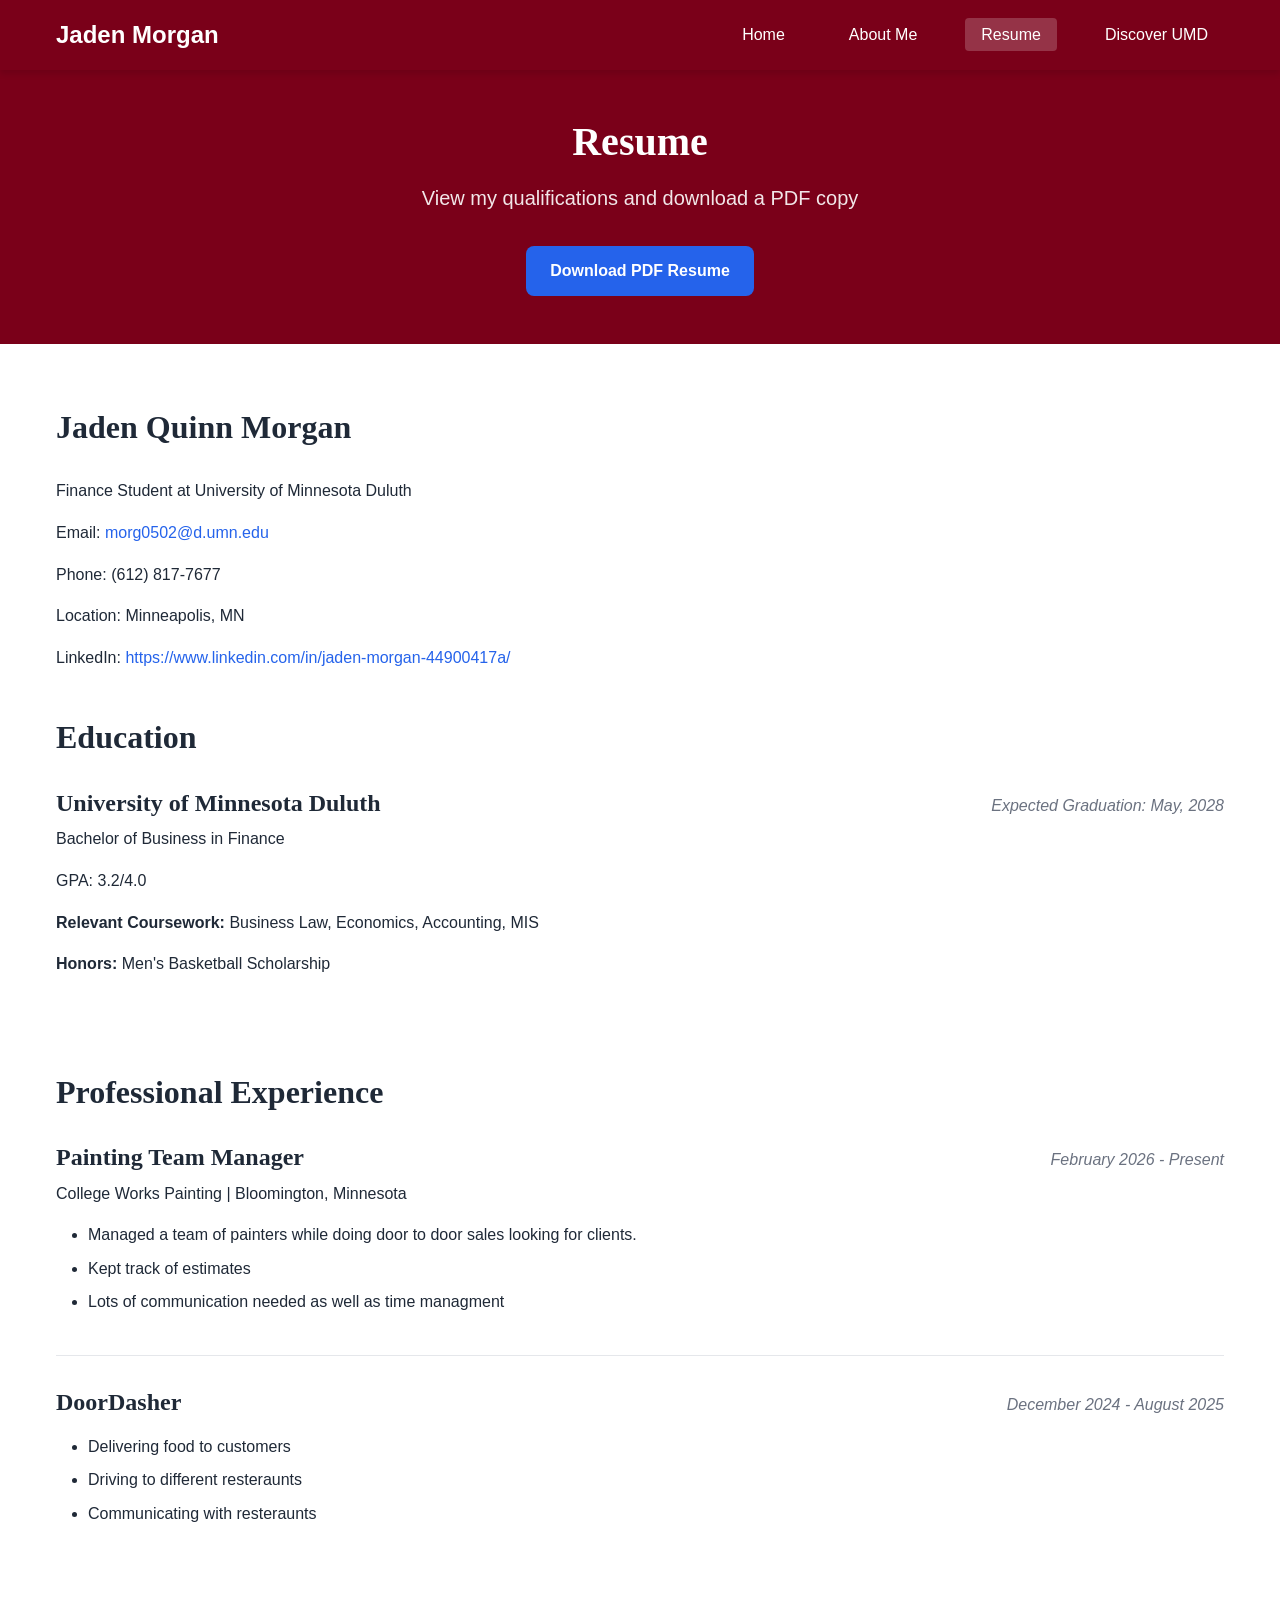
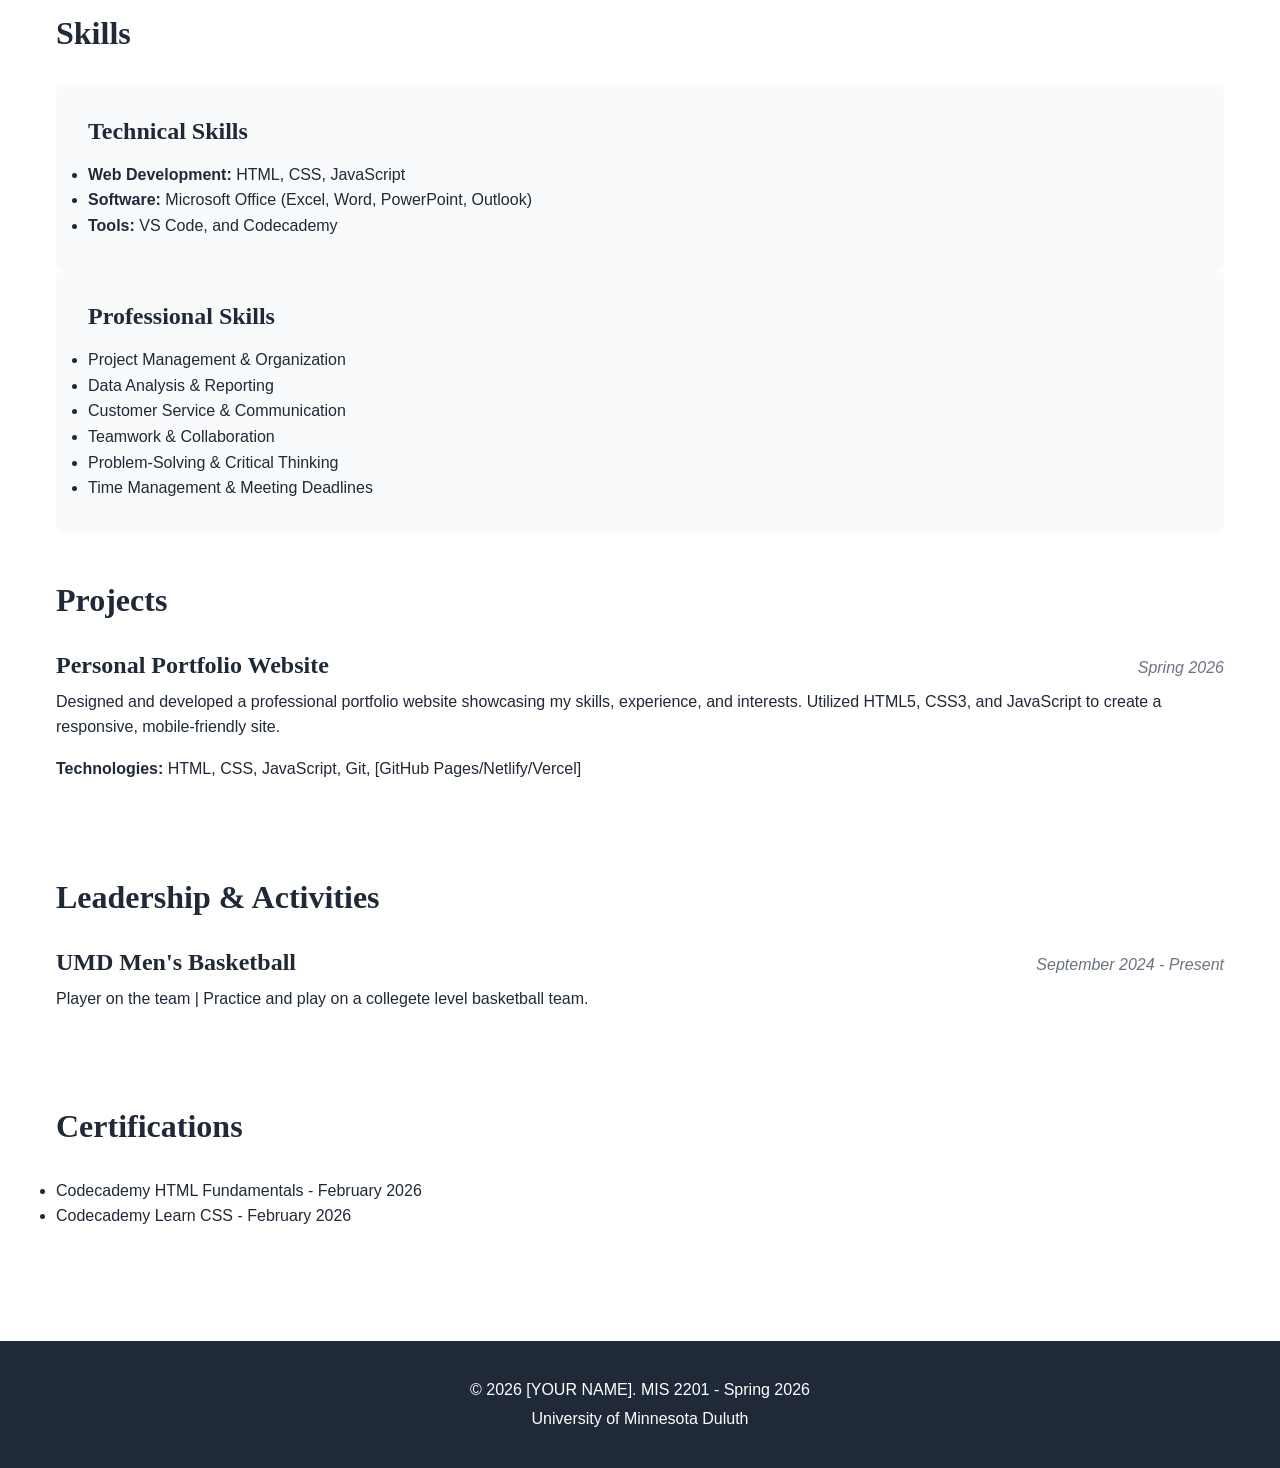
<file: resume.html>
<!DOCTYPE html>
<!-- ==================================================================================
     MIS 2201 PHASE 1: PERSONAL WEBSITE - RESUME PAGE
     ==================================================================================
     
     FILE: resume.html (RESUME PAGE)
     DUE: March 20, 2026, 11:00 AM
     POINTS: 5 pts (out of 22 pts for Required Pages Content)
     
     REQUIREMENTS FOR THIS PAGE:
     ✓ Web-formatted version of your resume
     ✓ Download button for PDF version
     ✓ Education section
     ✓ Experience section  
     ✓ Skills and achievements
     ✓ Professional formatting
     
     INSTRUCTIONS:
     1. Format your resume for the web (HTML) - NOT just paste a Word document
     2. Create a PDF version of your resume and save it in the assets/ folder
     3. Include all standard resume sections
     4. Keep formatting professional and clean
     
     ================================================================================== -->

<html lang="en">

<head>
    <meta charset="UTF-8">
    <meta name="viewport" content="width=device-width, initial-scale=1.0">
    <meta name="description" content="[YOUR NAME] - Professional Resume">

    <!-- ACTION REQUIRED: Replace [YOUR NAME] -->
    <title>Jaden Morgan - Resume | Personal Portfolio</title>

    <link rel="stylesheet" href="css/style.css">
</head>

<body>

    <!-- NAVIGATION - SAME ON ALL PAGES -->
    <nav class="navbar">
        <div class="container">
            <div class="logo">
                <a href="index.html">Jaden Morgan</a>
            </div>
            <ul class="nav-menu">
                <li><a href="index.html">Home</a></li>
                <li><a href="about.html">About Me</a></li>
                <li><a href="resume.html" class="active">Resume</a></li>
                <li><a href="discover-umd.html">Discover UMD</a></li>
            </ul>
            <div class="hamburger">
                <span></span>
                <span></span>
                <span></span>
            </div>
        </div>
    </nav>

    <!-- =============================================================================
         RESUME HEADER WITH PDF DOWNLOAD
         =============================================================================
         REQUIRED (Part of 5 pts for Resume Page):
         - Download button for PDF version of resume
         
         PDF CREATION INSTRUCTIONS:
         1. Create your resume in Microsoft Word, Google Docs, or similar
         2. Export/Save as PDF format
         3. Name it professionally: "YourName-Resume.pdf" (e.g., "Sarah-Johnson-Resume.pdf")
         4. Save the PDF file in the assets/ folder
         5. Update the href link below to match your filename
         
         FILE FORMAT:
         - Must be PDF (not .doc, .docx, or other formats)
         - Keep file size under 2MB (compress if needed)
         - Ensure PDF is readable and professional
         
         WHY PDF?
         - Universal format, opens on any device
         - Preserves formatting exactly as you designed it
         - Professional standard for resume submissions
         - Easy for employers to print or save
         ============================================================================= -->
    <header class="page-header resume-header">
        <div class="container">
            <h1>Resume</h1>
            <p>View my qualifications and download a PDF copy</p>

            <!-- PDF DOWNLOAD BUTTON - ACTION REQUIRED -->
            <a href="assets/sample-resume.pdf" download class="btn btn-download">
                Download PDF Resume
            </a>
            <!-- ^^^ REPLACE:
                 Change href="assets/sample-resume.pdf" to YOUR PDF filename
                 Example: href="assets/John-Smith-Resume.pdf"
                 
                 The "download" attribute makes it download instead of opening in browser
             -->
        </div>
    </header>

    <!-- =============================================================================
         WEB-FORMATTED RESUME CONTENT
         =============================================================================
         REQUIRED (Part of 5 pts for Resume Page):
         - Web-formatted version (not just an image of your resume)
         - Professional formatting
         - All standard resume sections
         
         IMPORTANT: This is NOT copying/pasting from Word!
         You need to format it properly with HTML semantic elements.
         
         STANDARD RESUME SECTIONS TO INCLUDE:
         ✓ Contact Information
         ✓ Education
         ✓ Work Experience  
         ✓ Skills
         ✓ Projects (optional but recommended)
         ✓ Leadership/Activities (optional)
         ✓ Certifications (if applicable)
         
         TIPS FOR A STRONG RESUME:
         - Use action verbs (Developed, Managed, Created, Analyzed, etc.)
         - Quantify achievements when possible (Increased sales by 20%, Managed team of 5, etc.)
         - Tailor to your target industry/roles
         - Keep it concise - aim for 1 page
         - No typos or grammatical errors!
         ============================================================================= -->
    <section class="resume-content">
        <div class="container">

            <!-- =================================================================
                 CONTACT INFORMATION
                 ================================================================= -->
            <div class="resume-section contact-info">
                <!-- ACTION REQUIRED: Replace with YOUR information -->
                <h2>Jaden Quinn Morgan</h2>
                <p class="job-title">Finance Student at University of Minnesota Duluth</p>

                <div class="contact-details">
                    <p>Email: <a href="mailto:morg0502@d.umn.edu">morg0502@d.umn.edu</a></p>
                    <!-- ^^^ REPLACE with your email -->

                    <p>Phone: (612) 817-7677</p>
                    <!-- ^^^ REPLACE with your phone number -->

                    <p>Location: Minneapolis, MN</p>
                    <!-- ^^^ REPLACE with your location (can be general like "Duluth, MN" or "Greater Minneapolis Area") -->

                    <p>LinkedIn: <a href="https://www.linkedin.com/in/yourprofile"
                            target="_blank">https://www.linkedin.com/in/jaden-morgan-44900417a/</a></p>
                    <!-- ^^^ REPLACE with your LinkedIn profile (optional but professional)
                         If you don't have LinkedIn, you can delete this line or add your GitHub instead
                     -->
                </div>
            </div>

            <!-- =================================================================
                 EDUCATION SECTION
                 =================================================================
                 REQUIRED - All students should list their UMD education
                 
                 WHAT TO INCLUDE:
                 - School name (University of Minnesota Duluth)
                 - Degree you're pursuing (Bachelor of Science in [Your Major])
                 - Expected graduation date
                 - GPA (if 3.0 or higher - optional)
                 - Relevant coursework (optional)
                 - Honors/Awards (Dean's List, scholarships, etc.)
                 ================================================================= -->
            <div class="resume-section education">
                <h2>Education</h2>

                <!-- UMD Education - ACTION REQUIRED -->
                <div class="resume-item">
                    <div class="item-header">
                        <h3>University of Minnesota Duluth</h3>
                        <span class="date">Expected Graduation: May, 2028</span>
                        <!-- ^^^ REPLACE with your expected graduation date
                             Example: "Expected Graduation: May 2027" or "Expected Graduation: December 2026"
                         -->
                    </div>
                    <p class="degree">Bachelor of Business in Finance</p>
                    <!-- ^^^ REPLACE with your actual major
                         Examples: "Bachelor of Science in Management Information Systems"
                                   "Bachelor of Business Administration in Finance"
                                   "Bachelor of Science in Marketing"
                     -->

                    <p class="gpa">GPA: 3.2/4.0</p>
                    <!-- ^^^ REPLACE with your GPA (optional - only include if 3.0 or higher)
                         If GPA is below 3.0, you can delete this line - no problem!
                     -->

                    <!-- OPTIONAL: Relevant Coursework -->
                    <p class="coursework"><strong>Relevant Coursework:</strong> Business Law, Economics, Accounting,
                        MIS</p>
                    <!-- ^^^ REPLACE with your relevant courses
                         Examples: "Database Management, Web Development, Business Analytics, Project Management"
                         This is optional - delete if you prefer not to include it
                     -->

                    <!-- OPTIONAL: Honors and Awards -->
                    <p class="honors"><strong>Honors:</strong> Men's Basketball Scholarship</p>
                    <!-- ^^^ REPLACE with your honors/awards, or delete if none yet (that's okay!) -->
                </div>

                <!-- OPTIONAL: Previous Education (High School, Community College, etc.) -->
                <!-- Typically you don't need to list high school once in college, but you can if space permits -->
                <!--
                <div class="resume-item">
                    <div class="item-header">
                        <h3>[Previous School Name]</h3>
                        <span class="date">[Graduation Date]</span>
                    </div>
                    <p>[Degree/Diploma], [Additional Details]</p>
                </div>
                -->
            </div>

            <!-- =================================================================
                 WORK EXPERIENCE SECTION
                 =================================================================
                 REQUIRED - List your work experience (jobs, internships)
                 
                 DON'T HAVE MUCH EXPERIENCE YET? That's okay!
                 - Include part-time jobs (retail, food service, etc.)
                 - Include internships (even unpaid)
                 - Include volunteer work
                 - Focus on transferable skills
                 
                 FORMAT FOR EACH JOB:
                 - Job Title
                 - Company Name
                 - Dates (Month Year - Month Year)
                 - 3-5 bullet points describing responsibilities and achievements
                 
                 WRITING GOOD BULLET POINTS:
                 - Start with action verbs (Managed, Developed, Assisted, Created, Analyzed)
                 - Quantify when possible (numbers, percentages, amounts)
                 - Focus on results and achievements, not just duties
                 - Relate to skills employers want
                 
                 EXAMPLES:
                 ✓ GOOD: "Increased customer satisfaction scores by 15% through improved service protocols"
                 ✗ BAD: "Helped customers"
                 ✓ GOOD: "Managed inventory system tracking 500+ products valued at $50,000"
                 ✗ BAD: "Did inventory"
                 ================================================================= -->
            <div class="resume-section experience">
                <h2>Professional Experience</h2>

                <!-- JOB #1 - ACTION REQUIRED -->
                <div class="resume-item">
                    <div class="item-header">
                        <h3>Painting Team Manager</h3>
                        <span class="date">February 2026 - Present</span>
                        <!-- ^^^ REPLACE with dates. Use "Present" if you still work there.
                             Example: "June 2023 - Present" or "May 2022 - August 2023"
                         -->
                    </div>
                    <p class="company">College Works Painting | Bloomington, Minnesota</p>
                    <!-- ^^^ REPLACE with company name and location -->

                    <ul class="responsibilities">
                        <li>Managed a team of painters while doing door to door sales looking for clients.</li>
                        <!-- ^^^ REPLACE with YOUR accomplishments
                             Example: "Managed daily operations of retail store serving 200+ customers per day"
                         -->
                        <li>Kept track of estimates</li>
                        <li>Lots of communication needed as well as time managment</li>
                        
                        
                        <!-- TIP: 3-5 bullet points per job is ideal -->
                    </ul>
                </div>

                <!-- JOB #2 (if applicable) - ACTION REQUIRED -->
                <div class="resume-item">
                    <div class="item-header">
                        <h3>DoorDasher</h3>
                        <span class="date"> December 2024 - August 2025</span>
                    </div>
                    <p class="company" DoorDash | Bloomington, Minnesota</p>
                    <ul class="responsibilities">
                        <li>Delivering food to customers</li>
                        <li>Driving to different resteraunts</li>
                        <li>Communicating with resteraunts</li>
                    </ul>
                </div>

                <!-- ADD MORE JOBS AS NEEDED - Copy/paste the above structure -->

                <!-- IF YOU DON'T HAVE WORK EXPERIENCE YET:
                     Replace "Professional Experience" with "Experience" and include:
                     - Volunteer work
                     - School projects
                     - Leadership roles in clubs/organizations
                     - Personal projects
                     Example: "Class Project Manager - MIS 2201 Semester Project"
                 -->
            </div>

            <!-- =================================================================
                 SKILLS SECTION
                 =================================================================
                 REQUIRED - Showcase your technical and professional skills
                 
                 GROUP YOUR SKILLS BY CATEGORY:
                 - Technical Skills (software, programming languages, tools)
                 - Business Skills (project management, data analysis, etc.)
                 - Soft Skills (communication, teamwork, problem-solving)
                 
                 BE HONEST - Only list skills you actually have!
                 Employers may test you on these in interviews.
                 
                 RELEVANT SKILLS FOR MIS STUDENTS:
                 - From this class: HTML, CSS, JavaScript
                 - Other coursework: SQL, Excel, PowerPoint, Word
                 - Software: Microsoft Office, Google Workspace
                 - Analytics: Data visualization, report writing
                 - Soft skills: Communication, teamwork, time management
                 ================================================================= -->
            <div class="resume-section skills">
                <h2>Skills</h2>

                <!-- TECHNICAL SKILLS - ACTION REQUIRED -->
                <div class="skill-category">
                    <h3>Technical Skills</h3>
                    <ul>
                        <li><strong>Web Development:</strong> HTML, CSS, JavaScript</li>
                        <!-- ^^^ You learned these in MIS 2201 - definitely include! -->

                       
                        <!-- ^^^ REPLACE with languages you've learned. If none yet, delete this line. -->

                        <li><strong>Software:</strong> Microsoft Office (Excel, Word, PowerPoint, Outlook)</li>
                        <!-- ^^^ REPLACE with software you're proficient in -->

                        <li><strong>Tools:</strong>  VS Code, and Codecademy</li>
                        <!-- ^^^ REPLACE with developer tools you've used -->
                    </ul>
                </div>

                <!-- BUSINESS/PROFESSIONAL SKILLS - ACTION REQUIRED -->
                <div class="skill-category">
                    <h3>Professional Skills</h3>
                    <ul>
                        <li>Project Management & Organization</li>
                        <li>Data Analysis & Reporting</li>
                        <li>Customer Service & Communication</li>
                        <li>Teamwork & Collaboration</li>
                        <li>Problem-Solving & Critical Thinking</li>
                        <li>Time Management & Meeting Deadlines</li>
                        <!-- ^^^ REPLACE/MODIFY based on YOUR strengths
                             These are examples - pick the ones that truly represent you
                         -->
                    </ul>
                </div>
            </div>

            <!-- =================================================================
                 PROJECTS SECTION (OPTIONAL but highly recommended!)
                 =================================================================
                 Including projects shows initiative and practical application of skills
                 
                 WHAT TO INCLUDE:
                 - This website you're building!
                 - Class projects that demonstrate skills
                 - Personal projects
                 - Hackathon projects
                 - Open source contributions
                 
                 FOR EACH PROJECT:
                 - Project name
                 - Brief description (1-2 sentences)
                 - Technologies used
                 - Outcome/result (optional: link to live project)
                 ================================================================= -->
            <div class="resume-section projects">
                <h2>Projects</h2>

                <!-- THIS WEBSITE - Definitely include it! -->
                <div class="resume-item">
                    <div class="item-header">
                        <h3>Personal Portfolio Website</h3>
                        <span class="date">Spring 2026</span>
                    </div>
                    <p>Designed and developed a professional portfolio website showcasing my skills, experience, and
                        interests.
                        Utilized HTML5, CSS3, and JavaScript to create a responsive, mobile-friendly site.</p>
                    <p><strong>Technologies:</strong> HTML, CSS, JavaScript, Git, [GitHub Pages/Netlify/Vercel]</p>
                    <!-- ^^^ You can customize this, but definitely include this project! It's proof of your work. -->
                </div>

                <!-- OTHER PROJECTS - ACTION REQUIRED -->
                
                <!-- ADD MORE PROJECTS as needed - or delete this section if you only have the website -->
            </div>

            <!-- =================================================================
                 LEADERSHIP & ACTIVITIES (OPTIONAL)
                 =================================================================
                 Shows you're well-rounded and engaged
                 Include: clubs, student organizations, volunteer work, athletics
                 ================================================================= -->
            <div class="resume-section activities">
                <h2>Leadership & Activities</h2>

                <div class="resume-item">
                    <div class="item-header">
                        <h3>UMD Men's Basketball</h3>
                        <span class="date">September 2024 - Present</span>
                    </div>
                    <p>Player on the team | Practice and play on a collegete level basketball team.</p>
                </div>

                <!-- EXAMPLES:
                     - "LSBE Student Association - Member, Fall 2024-Present"
                     - "Campus Volunteer Program - Volunteer Tutor, Spring 2025"
                     - "Intramural Basketball - Team Captain, 2024-2025"
                     
                     Delete this entire section if you don't have activities yet - that's okay!
                 -->
            </div>

            <!-- =================================================================
                 CERTIFICATIONS (OPTIONAL)
                 =================================================================
                 Include professional certifications, licenses, online course completions
                 
                 EXAMPLES:
                 - Codecademy HTML & CSS Certifications (from this class!)
                 - Google Analytics Certification
                 - Microsoft Office Specialist
                 - First Aid/CPR (if relevant to target jobs)
                 ================================================================= -->
            <div class="resume-section certifications">
                <h2>Certifications</h2>
                <ul>
                    <li>Codecademy HTML Fundamentals - February 2026</li>
                    <li>Codecademy Learn CSS - February 2026</li>
                    <!-- ^^^ You completed these for this class - include them! -->

                    
                    <!-- ^^^ Add any other certifications or delete if none -->
                </ul>
                <!-- Delete entire section if you don't have certifications other than Codecademy -->
            </div>

        </div>
    </section>

    <footer>
        <div class="container">
            <p>&copy; 2026 [YOUR NAME]. MIS 2201 - Spring 2026</p>
            <p>University of Minnesota Duluth</p>
        </div>
    </footer>

    <script src="js/script.js"></script>

</body>

</html>

<!-- ==================================================================================
     SUBMISSION CHECKLIST FOR resume.html (Resume Page)
     ==================================================================================
     
     Before submitting, verify YOU HAVE:
     ✓ Created a PDF version of your resume and saved it in assets/ folder
     ✓ Updated PDF download button with correct filename
     ✓ Filled in ALL resume sections with YOUR information
     ✓ Contact information (email, phone, LinkedIn)
     ✓ Education section (UMD degree, expected graduation, GPA if 3.0+)
     ✓ Work experience (at least one job/internship/volunteer role)
     ✓ Skills section (technical and professional)
     ✓ Included this website project in Projects section
     ✓ Used action verbs and quantified achievements
     ✓ Proofread for typos and grammar errors
     ✓ Professional formatting maintained
     ✓ Tested PDF download button works
     ✓ Page looks good on desktop and mobile
     
     GRADING: This page is worth 5 points out of 22 total for Required Pages
     
     RESUME TIPS:
     - Keep resume to ONE PAGE (employers spend 6-10 seconds scanning resumes)
     - Use consistent formatting (same font sizes, spacing, bullet styles)
     - Focus on achievements and results, not just job duties
     - Tailor your resume to your target industry/roles
     - No personal information (age, marital status, photo on resume itself)
     - Save your PDF with a professional name: "FirstName-LastName-Resume.pdf"
     
     PDF FILE CHECK:
     ✓ File is actually PDF format (not .doc or .docx)
     ✓ File size is under 2MB
     ✓ PDF is readable and properly formatted
     ✓ PDF saved in assets/ folder
     ✓ Filename is professional (FirstName-LastName-Resume.pdf)
     
     ================================================================================== -->
</file>
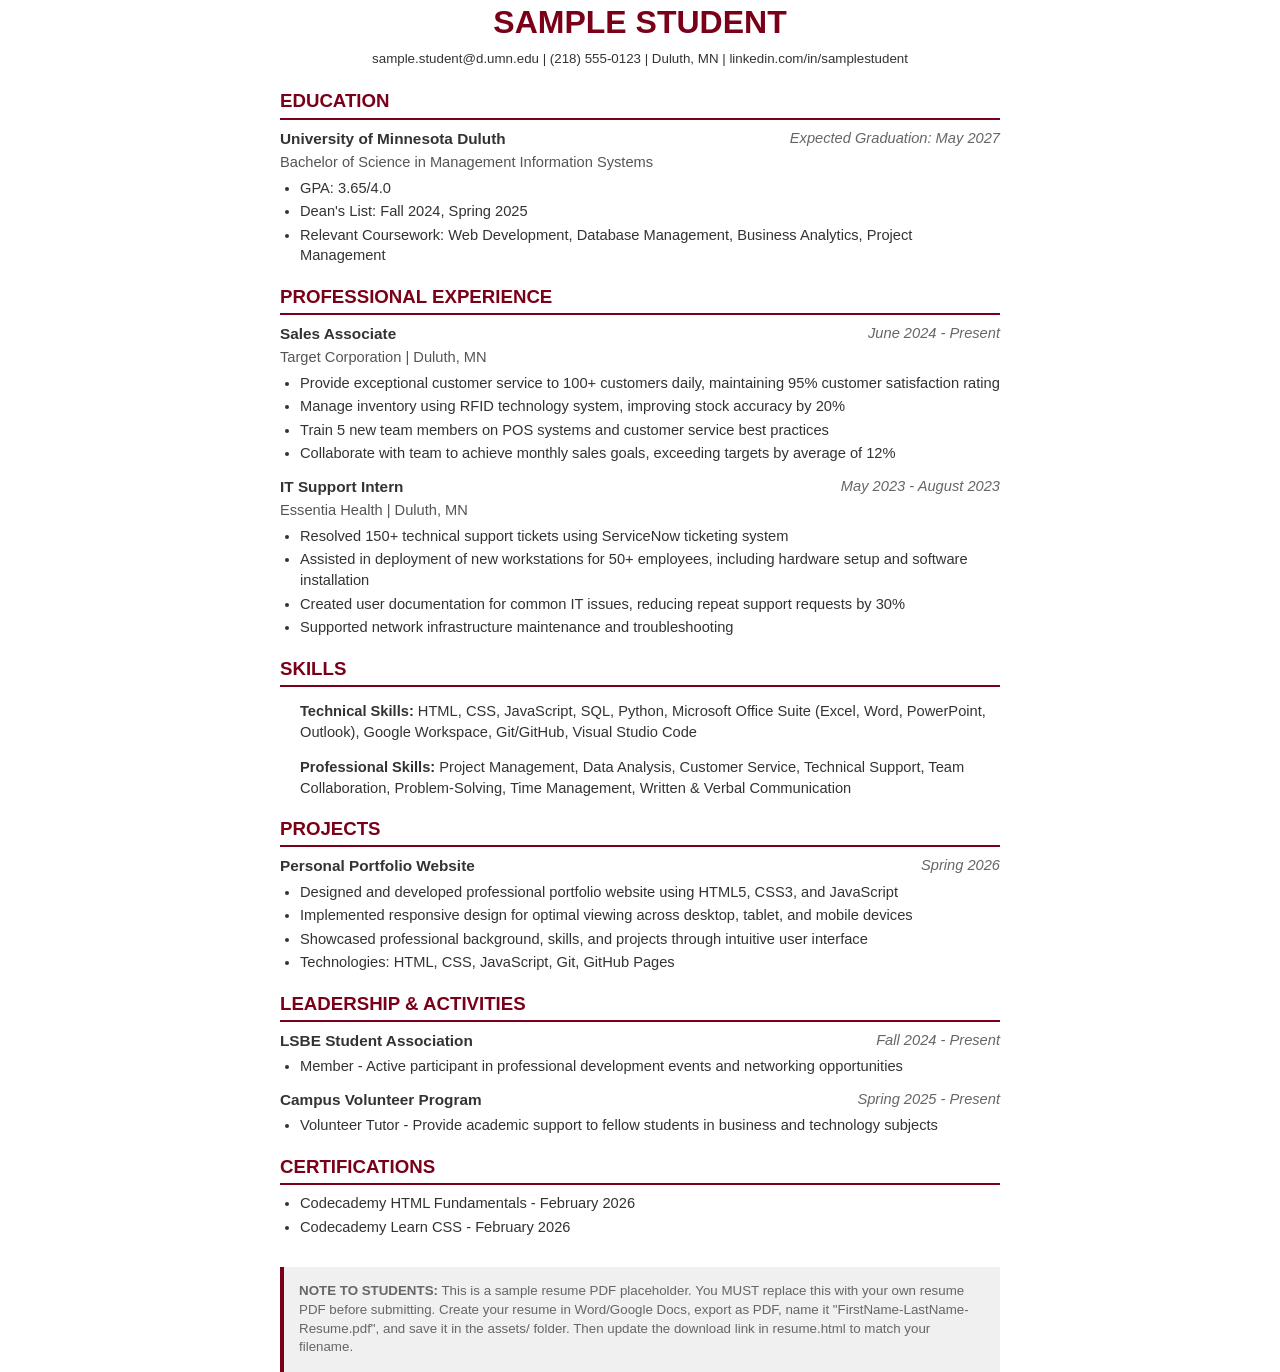
<file: assets/temp-resume.html>
<!DOCTYPE html>
<html>

<head>
    <meta charset="UTF-8">
    <title>Sample Student Resume</title>
    <style>
        @page {
            size: letter;
            margin: 0.5in;
        }

        body {
            font-family: 'Arial', sans-serif;
            font-size: 11pt;
            line-height: 1.4;
            color: #333;
            max-width: 7.5in;
            margin: 0 auto;
        }

        h1 {
            text-align: center;
            font-size: 24pt;
            margin: 0 0 5px 0;
            color: #7a0019;
        }

        .contact {
            text-align: center;
            margin-bottom: 20px;
            font-size: 10pt;
        }

        .contact a {
            color: #333;
            text-decoration: none;
        }

        h2 {
            font-size: 14pt;
            border-bottom: 2px solid #7a0019;
            padding-bottom: 3px;
            margin-top: 18px;
            margin-bottom: 8px;
            color: #7a0019;
        }

        .job-header {
            display: flex;
            justify-content: space-between;
            margin-bottom: 3px;
        }

        .job-title {
            font-weight: bold;
            font-size: 11.5pt;
        }

        .date {
            font-style: italic;
            color: #666;
        }

        .company {
            margin-bottom: 5px;
            color: #555;
        }

        ul {
            margin: 5px 0 12px 20px;
            padding: 0;
        }

        li {
            margin-bottom: 3px;
        }

        .skills-grid {
            margin-left: 20px;
        }

        .note {
            margin-top: 30px;
            padding: 15px;
            background-color: #f0f0f0;
            border-left: 4px solid #7a0019;
            font-size: 10pt;
            color: #666;
        }
    </style>
</head>

<body>
    <h1>SAMPLE STUDENT</h1>
    <div class="contact">
        sample.student@d.umn.edu | (218) 555-0123 | Duluth, MN |
        <a href="https://linkedin.com/in/samplestudent">linkedin.com/in/samplestudent</a>
    </div>

    <h2>EDUCATION</h2>
    <div class="job-header">
        <span class="job-title">University of Minnesota Duluth</span>
        <span class="date">Expected Graduation: May 2027</span>
    </div>
    <div class="company">Bachelor of Science in Management Information Systems</div>
    <ul>
        <li>GPA: 3.65/4.0</li>
        <li>Dean's List: Fall 2024, Spring 2025</li>
        <li>Relevant Coursework: Web Development, Database Management, Business Analytics, Project Management</li>
    </ul>

    <h2>PROFESSIONAL EXPERIENCE</h2>
    <div class="job-header">
        <span class="job-title">Sales Associate</span>
        <span class="date">June 2024 - Present</span>
    </div>
    <div class="company">Target Corporation | Duluth, MN</div>
    <ul>
        <li>Provide exceptional customer service to 100+ customers daily, maintaining 95% customer satisfaction rating
        </li>
        <li>Manage inventory using RFID technology system, improving stock accuracy by 20%</li>
        <li>Train 5 new team members on POS systems and customer service best practices</li>
        <li>Collaborate with team to achieve monthly sales goals, exceeding targets by average of 12%</li>
    </ul>

    <div class="job-header">
        <span class="job-title">IT Support Intern</span>
        <span class="date">May 2023 - August 2023</span>
    </div>
    <div class="company">Essentia Health | Duluth, MN</div>
    <ul>
        <li>Resolved 150+ technical support tickets using ServiceNow ticketing system</li>
        <li>Assisted in deployment of new workstations for 50+ employees, including hardware setup and software
            installation</li>
        <li>Created user documentation for common IT issues, reducing repeat support requests by 30%</li>
        <li>Supported network infrastructure maintenance and troubleshooting</li>
    </ul>

    <h2>SKILLS</h2>
    <div class="skills-grid">
        <p><strong>Technical Skills:</strong> HTML, CSS, JavaScript, SQL, Python, Microsoft Office Suite (Excel, Word,
            PowerPoint, Outlook), Google Workspace, Git/GitHub, Visual Studio Code</p>
        <p><strong>Professional Skills:</strong> Project Management, Data Analysis, Customer Service, Technical Support,
            Team Collaboration, Problem-Solving, Time Management, Written & Verbal Communication</p>
    </div>

    <h2>PROJECTS</h2>
    <div class="job-header">
        <span class="job-title">Personal Portfolio Website</span>
        <span class="date">Spring 2026</span>
    </div>
    <ul>
        <li>Designed and developed professional portfolio website using HTML5, CSS3, and JavaScript</li>
        <li>Implemented responsive design for optimal viewing across desktop, tablet, and mobile devices</li>
        <li>Showcased professional background, skills, and projects through intuitive user interface</li>
        <li>Technologies: HTML, CSS, JavaScript, Git, GitHub Pages</li>
    </ul>

    <h2>LEADERSHIP & ACTIVITIES</h2>
    <div class="job-header">
        <span class="job-title">LSBE Student Association</span>
        <span class="date">Fall 2024 - Present</span>
    </div>
    <ul>
        <li>Member - Active participant in professional development events and networking opportunities</li>
    </ul>

    <div class="job-header">
        <span class="job-title">Campus Volunteer Program</span>
        <span class="date">Spring 2025 - Present</span>
    </div>
    <ul>
        <li>Volunteer Tutor - Provide academic support to fellow students in business and technology subjects</li>
    </ul>

    <h2>CERTIFICATIONS</h2>
    <ul>
        <li>Codecademy HTML Fundamentals - February 2026</li>
        <li>Codecademy Learn CSS - February 2026</li>
    </ul>

    <div class="note">
        <strong>NOTE TO STUDENTS:</strong> This is a sample resume PDF placeholder. You MUST replace this with your own
        resume PDF before submitting. Create your resume in Word/Google Docs, export as PDF, name it
        "FirstName-LastName-Resume.pdf", and save it in the assets/ folder. Then update the download link in resume.html
        to match your filename.
    </div>
</body>

</html>
</file>
<file: css/style.css>
/* ==================================================================================
   MIS 2201 PHASE 1: PERSONAL WEBSITE STYLESHEET
   ==================================================================================
   
   FILE: style.css
   PURPOSE: Main stylesheet for your personal portfolio website
   
   WHAT THIS FILE DOES:
   - Controls all visual styling (colors, fonts, layouts, spacing)
   - Makes your website responsive (looks good on phones, tablets, desktops)
   - Creates animations and interactive effects
   - Ensures consistent design across all pages
   
   ================================================================================== 
   
   CSS BASICS FOR STUDENTS
   ==================================================================================
   
   CSS (Cascading Style Sheets) controls how your HTML looks. It uses "selectors"
   to target HTML elements and apply styles to them.
   
   ANATOMY OF A CSS RULE:
   ```
   selector {
       property: value;
       another-property: another-value;
   }
   ```
   
   EXAMPLE:
   ```
   h1 {
       color: red;
       font-size: 24px;
   }
   ```
   This makes all <h1> headings red and 24 pixels tall.
   
   ================================================================================== 
   
   CUSTOMIZING THIS STYLESHEET
   ==================================================================================
   
   YOU DON'T NEED TO MODIFY THIS FILE TO COMPLETE THE PROJECT!
   
   However, if you want to customize your website's appearance, here are the
   easiest ways to do it:
   
   1. CHANGE COLORS (See CSS Variables section below)
      - Scroll down to :root { } section
      - Change the color values
      - Example: Change --primary-color from #7a0019 to #ff0000 for red
   
   2. CHANGE FONTS
      - Find the --font-primary and --font-heading variables
      - Replace with different font families
      - Example: --font-primary: 'Arial', sans-serif;
   
   3. ADJUST SPACING
      - Modify the --spacing variables to make things closer or further apart
   
   4. CHANGE BORDER RADIUS
      - Adjust --radius variables to make corners more or less rounded
   
   Make changes carefully and test in your browser after each change!
   
   ================================================================================== 
   
   CSS VARIABLES (Custom Properties)
   ==================================================================================
   
   CSS Variables let you define values once and reuse them throughout the file.
   This makes it easy to change colors, fonts, or spacing in one place.
   
   HOW TO USE:
   - Define: --variable-name: value; (in :root)
   - Use: var(--variable-name) anywhere in the file
   
   EXAMPLE:
   ```
   :root {
       --my-color: blue;
   }
   
   h1 {
       color: var(--my-color);  (h1 will be blue)
   }
   ```
   
   TIP: Change the values below to customize your entire website's look!

==================================================================================*/

/* ===== CSS VARIABLES ===== */
:root {
    /* Colors - Customize these! */
    --primary-color: #7a0019;
    /* UMD Maroon */
    --secondary-color: #ffcc33;
    /* UMD Gold */
    --accent-color: #2563eb;
    /* Blue accent */
    --text-primary: #1f2937;
    /* Dark gray */
    --text-secondary: #6b7280;
    /* Medium gray */
    --background: #ffffff;
    /* White */
    --background-light: #f9fafb;
    /* Light gray */
    --border-color: #e5e7eb;
    /* Border gray */

    /* Fonts */
    --font-primary: 'Segoe UI', Tahoma, Geneva, Verdana, sans-serif;
    --font-heading: 'Georgia', serif;

    /* Spacing */
    --spacing-xs: 0.5rem;
    --spacing-sm: 1rem;
    --spacing-md: 2rem;
    --spacing-lg: 3rem;
    --spacing-xl: 4rem;

    /* Border Radius */
    --radius-sm: 0.25rem;
    --radius-md: 0.5rem;
    --radius-lg: 1rem;

    /* Shadows */
    --shadow-sm: 0 1px 2px rgba(0, 0, 0, 0.05);
    --shadow-md: 0 4px 6px rgba(0, 0, 0, 0.1);
    --shadow-lg: 0 10px 15px rgba(0, 0, 0, 0.1);
}

/* ===== RESET & BASE STYLES ===== */
* {
    margin: 0;
    padding: 0;
    box-sizing: border-box;
}

html {
    scroll-behavior: smooth;
}

body {
    font-family: var(--font-primary);
    color: var(--text-primary);
    line-height: 1.6;
    background-color: var(--background);
}

.container {
    max-width: 1200px;
    margin: 0 auto;
    padding: 0 var(--spacing-sm);
}

/* ===== TYPOGRAPHY ===== */
h1,
h2,
h3,
h4,
h5,
h6 {
    font-family: var(--font-heading);
    line-height: 1.2;
    margin-bottom: var(--spacing-sm);
    color: var(--text-primary);
}

h1 {
    font-size: 2.5rem;
}

h2 {
    font-size: 2rem;
    margin-bottom: var(--spacing-md);
}

h3 {
    font-size: 1.5rem;
}

p {
    margin-bottom: var(--spacing-sm);
}

a {
    color: var(--accent-color);
    text-decoration: none;
    transition: color 0.3s ease;
}

a:hover {
    color: var(--primary-color);
    text-decoration: underline;
}

/* ===== NAVIGATION ===== */
.navbar {
    background-color: var(--primary-color);
    color: white;
    padding: var(--spacing-sm) 0;
    box-shadow: var(--shadow-md);
    position: sticky;
    top: 0;
    z-index: 1000;
}

.navbar .container {
    display: flex;
    justify-content: space-between;
    align-items: center;
}

.logo a {
    color: white;
    font-size: 1.5rem;
    font-weight: bold;
    text-decoration: none;
}

.nav-menu {
    display: flex;
    list-style: none;
    gap: var(--spacing-md);
}

.nav-menu a {
    color: white;
    padding: 0.5rem 1rem;
    border-radius: var(--radius-sm);
    transition: background-color 0.3s ease;
}

.nav-menu a:hover,
.nav-menu a.active {
    background-color: rgba(255, 255, 255, 0.2);
    text-decoration: none;
}

/* Hamburger Menu (Mobile) */
.hamburger {
    display: none;
    flex-direction: column;
    cursor: pointer;
    gap: 4px;
}

.hamburger span {
    width: 25px;
    height: 3px;
    background-color: white;
    transition: 0.3s;
}

/* ===== HERO SECTION ===== */
.hero {
    background: linear-gradient(135deg, var(--primary-color) 0%, var(--accent-color) 100%);
    color: white;
    padding: var(--spacing-xl) 0;
    text-align: center;
}

.hero-content {
    max-width: 800px;
    margin: 0 auto;
}

.headshot {
    width: 200px;
    height: 200px;
    border-radius: 50%;
    object-fit: cover;
    border: 5px solid white;
    box-shadow: var(--shadow-lg);
    margin-bottom: var(--spacing-md);
}

.hero h1 {
    color: white;
    margin-bottom: var(--spacing-sm);
}

.intro {
    font-size: 1.25rem;
    max-width: 600px;
    margin: 0 auto;
}

/* ===== SECTIONS ===== */
section {
    padding: var(--spacing-xl) 0;
}

section:nth-child(even) {
    background-color: var(--background-light);
}

.page-header {
    background-color: var(--primary-color);
    color: white;
    padding: var(--spacing-lg) 0;
    text-align: center;
}

.page-header h1 {
    color: white;
}

.page-header p {
    font-size: 1.25rem;
    opacity: 0.9;
}

/* ===== BUTTONS ===== */
.btn {
    display: inline-block;
    padding: 0.75rem 1.5rem;
    border-radius: var(--radius-md);
    font-weight: bold;
    text-decoration: none;
    transition: all 0.3s ease;
    cursor: pointer;
    border: none;
}

.btn-primary {
    background-color: var(--primary-color);
    color: white;
}

.btn-primary:hover {
    background-color: #5a0013;
    text-decoration: none;
    transform: translateY(-2px);
    box-shadow: var(--shadow-lg);
}

.btn-secondary {
    background-color: var(--secondary-color);
    color: var(--text-primary);
}

.btn-secondary:hover {
    background-color: #e6b800;
    text-decoration: none;
    transform: translateY(-2px);
}

.btn-download {
    background-color: var(--accent-color);
    color: white;
    margin-top: var(--spacing-sm);
}

.btn-download:hover {
    background-color: #1d4ed8;
    text-decoration: none;
}

/* ===== GRIDS ===== */
.hobby-grid,
.highlights-grid,
.reasons-grid,
.facts-grid,
.skills-grid {
    display: grid;
    grid-template-columns: repeat(auto-fit, minmax(250px, 1fr));
    gap: var(--spacing-md);
    margin-top: var(--spacing-md);
}

/* ===== CARDS ===== */
.hobby-card,
.reason-card,
.highlight-item,
.highlight-card,
.company-card {
    background: white;
    padding: var(--spacing-md);
    border-radius: var(--radius-lg);
    box-shadow: var(--shadow-md);
    transition: transform 0.3s ease, box-shadow 0.3s ease;
}

.hobby-card:hover,
.reason-card:hover,
.highlight-item:hover,
.highlight-card:hover {
    transform: translateY(-5px);
    box-shadow: var(--shadow-lg);
}

.hobby-card img {
    width: 100%;
    height: 200px;
    object-fit: cover;
    border-radius: var(--radius-md);
    margin-bottom: var(--spacing-sm);
}

.highlight-item img,
.highlight-card img {
    width: 100%;
    height: auto;
    border-radius: var(--radius-md);
    margin-bottom: var(--spacing-sm);
}

.reason-card .icon {
    font-size: 3rem;
    margin-bottom: var(--spacing-sm);
}

/* ===== VIDEO CONTAINERS ===== */
.video-container {
    position: relative;
    padding-bottom: 56.25%;
    /* 16:9 Aspect Ratio */
    height: 0;
    overflow: hidden;
    max-width: 800px;
    margin: var(--spacing-md) auto;
    border-radius: var(--radius-lg);
    box-shadow: var(--shadow-lg);
}

.video-container iframe,
.video-container video {
    position: absolute;
    top: 0;
    left: 0;
    width: 100%;
    height: 100%;
}

/* ===== RESUME SPECIFIC ===== */
.resume-section {
    margin-bottom: var(--spacing-lg);
}

.resume-item {
    margin-bottom: var(--spacing-md);
    padding-bottom: var(--spacing-md);
    border-bottom: 1px solid var(--border-color);
}

.resume-item:last-child {
    border-bottom: none;
}

.item-header {
    display: flex;
    justify-content: space-between;
    align-items: baseline;
    margin-bottom: var(--spacing-xs);
}

.item-header h3 {
    margin-bottom: 0;
}

.date {
    color: var(--text-secondary);
    font-style: italic;
}

.institution {
    color: var(--text-secondary);
    margin-bottom: var(--spacing-sm);
}

.resume-item ul {
    margin-left: var(--spacing-md);
}

.resume-item li {
    margin-bottom: var(--spacing-xs);
}

.skill-category {
    background: var(--background-light);
    padding: var(--spacing-md);
    border-radius: var(--radius-md);
}

/* ===== COMPANIES (About Page) ===== */
.company-card {
    margin-bottom: var(--spacing-md);
}

.company-header {
    display: flex;
    align-items: center;
    gap: var(--spacing-sm);
    margin-bottom: var(--spacing-md);
}

.company-logo {
    width: 80px;
    height: 80px;
    object-fit: contain;
}

.company-details h4 {
    margin-top: var(--spacing-md);
    color: var(--primary-color);
}

.company-details ul {
    margin-left: var(--spacing-md);
}

/* ===== HOBBY DETAILS (About Page) ===== */
.hobby-detail {
    margin-bottom: var(--spacing-lg);
    padding-bottom: var(--spacing-lg);
    border-bottom: 2px solid var(--border-color);
}

.hobby-detail:last-child {
    border-bottom: none;
}

.hobby-images {
    display: grid;
    grid-template-columns: repeat(auto-fit, minmax(250px, 1fr));
    gap: var(--spacing-sm);
    margin: var(--spacing-md) 0;
}

.hobby-images img {
    width: 100%;
    height: 250px;
    object-fit: cover;
    border-radius: var(--radius-md);
}

/* ===== UMD FACTS ===== */
.facts-grid {
    text-align: center;
}

.fact {
    padding: var(--spacing-md);
}

.fact-number {
    font-size: 2.5rem;
    font-weight: bold;
    color: var(--primary-color);
}

.fact-label {
    color: var(--text-secondary);
    font-size: 0.9rem;
}

/* ===== CTA SECTION ===== */
.cta {
    text-align: center;
    padding: var(--spacing-xl) 0;
    background: linear-gradient(135deg, var(--primary-color) 0%, var(--accent-color) 100%);
    color: white;
}

.cta h2,
.cta p {
    color: white;
}

.cta-buttons {
    display: flex;
    gap: var(--spacing-sm);
    justify-content: center;
    margin-top: var(--spacing-md);
}

/* ===== FOOTER ===== */
footer {
    background-color: var(--text-primary);
    color: white;
    text-align: center;
    padding: var(--spacing-md) 0;
}

footer p {
    margin: 0.25rem 0;
}

/* ===== RESPONSIVE DESIGN ===== */
@media (max-width: 768px) {

    /* Mobile navigation */
    .nav-menu {
        position: fixed;
        left: -100%;
        top: 60px;
        flex-direction: column;
        background-color: var(--primary-color);
        width: 100%;
        text-align: center;
        transition: 0.3s;
        box-shadow: var(--shadow-lg);
        padding: var(--spacing-md) 0;
    }

    .nav-menu.active {
        left: 0;
    }

    .hamburger {
        display: flex;
    }

    /* Typography adjustments */
    h1 {
        font-size: 2rem;
    }

    h2 {
        font-size: 1.75rem;
    }

    /* Grid adjustments */
    .hobby-grid,
    .highlights-grid,
    .reasons-grid {
        grid-template-columns: 1fr;
    }

    /* Header adjustments */
    .item-header {
        flex-direction: column;
        align-items: flex-start;
    }

    /* CTA buttons */
    .cta-buttons {
        flex-direction: column;
        align-items: center;
    }

    .btn {
        width: 80%;
    }
}

/* ===== UTILITY CLASSES ===== */
.text-center {
    text-align: center;
}

.mt-1 {
    margin-top: var(--spacing-sm);
}

.mt-2 {
    margin-top: var(--spacing-md);
}

.mt-3 {
    margin-top: var(--spacing-lg);
}

.mb-1 {
    margin-bottom: var(--spacing-sm);
}

.mb-2 {
    margin-bottom: var(--spacing-md);
}

.mb-3 {
    margin-bottom: var(--spacing-lg);
}

/* ===== ANIMATIONS ===== */
@keyframes fadeIn {
    from {
        opacity: 0;
        transform: translateY(20px);
    }

    to {
        opacity: 1;
        transform: translateY(0);
    }
}

.fade-in {
    animation: fadeIn 0.6s ease-out;
}
</file>
